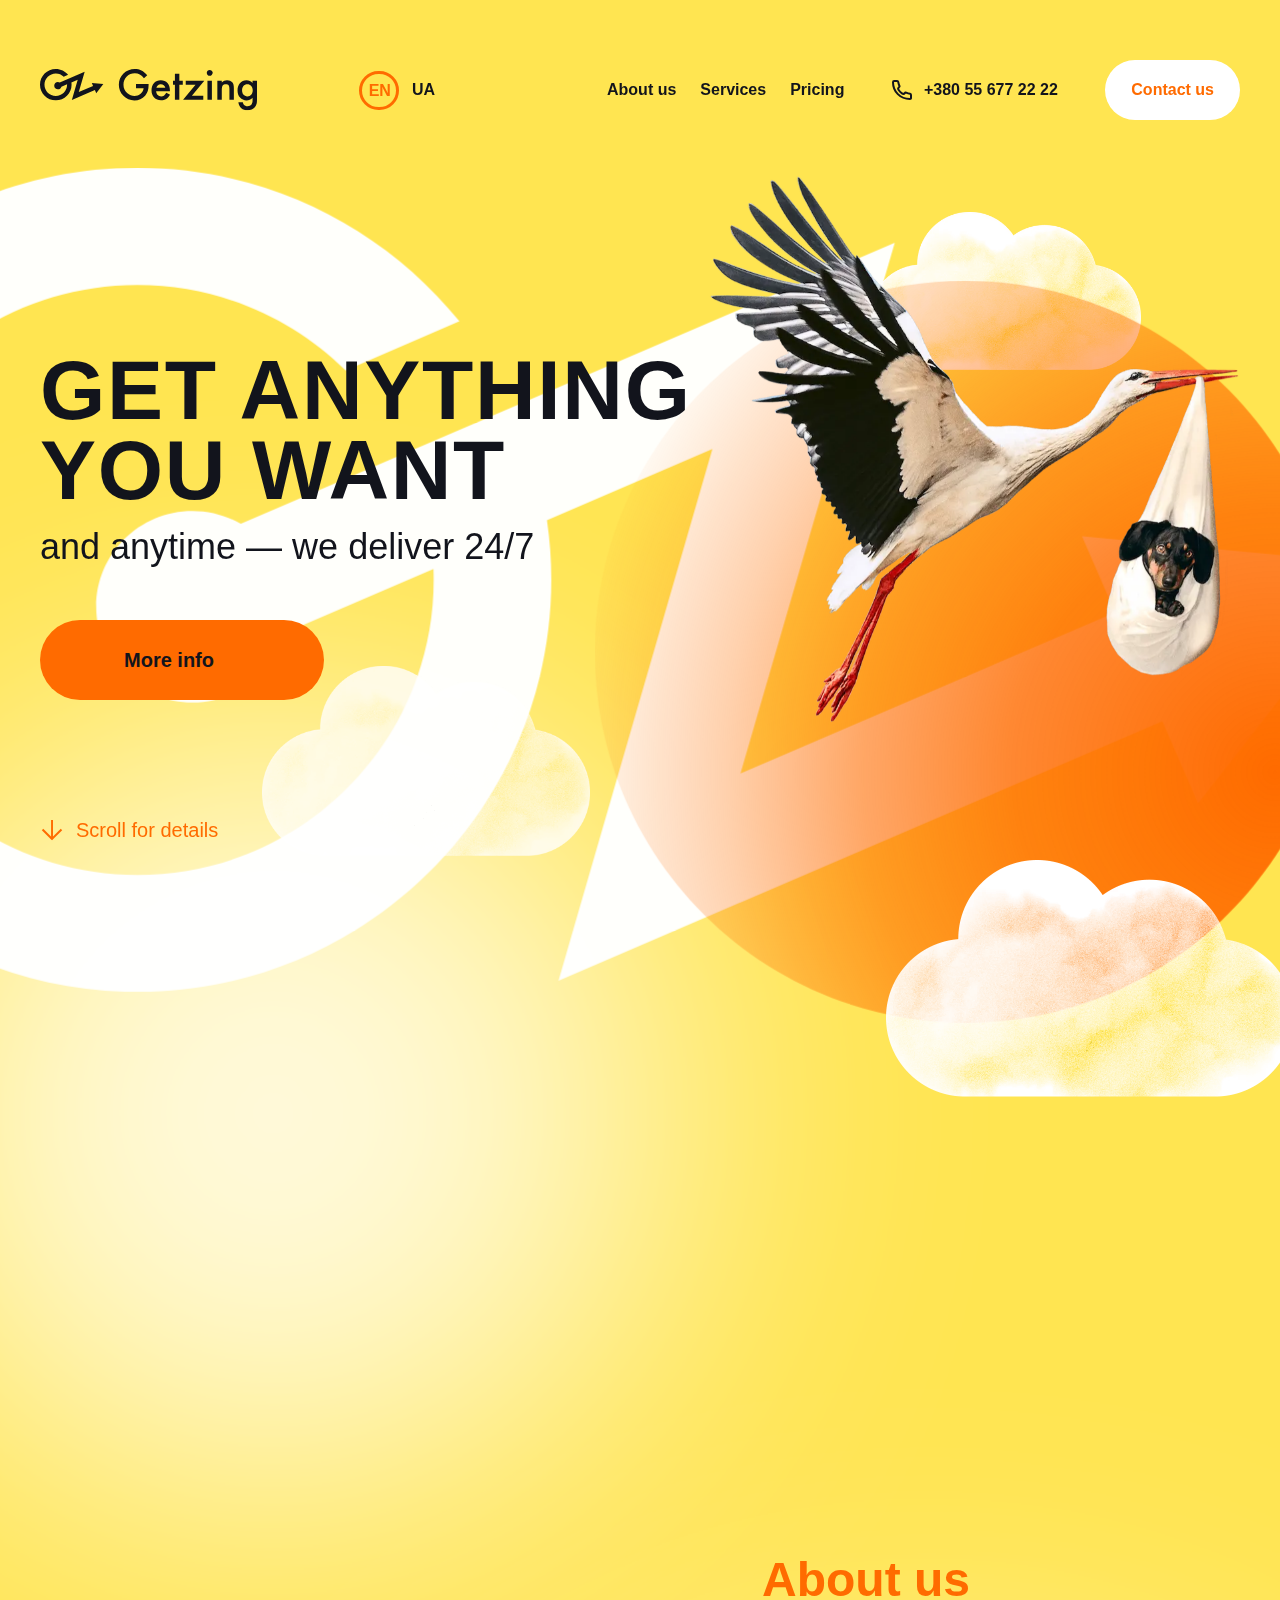
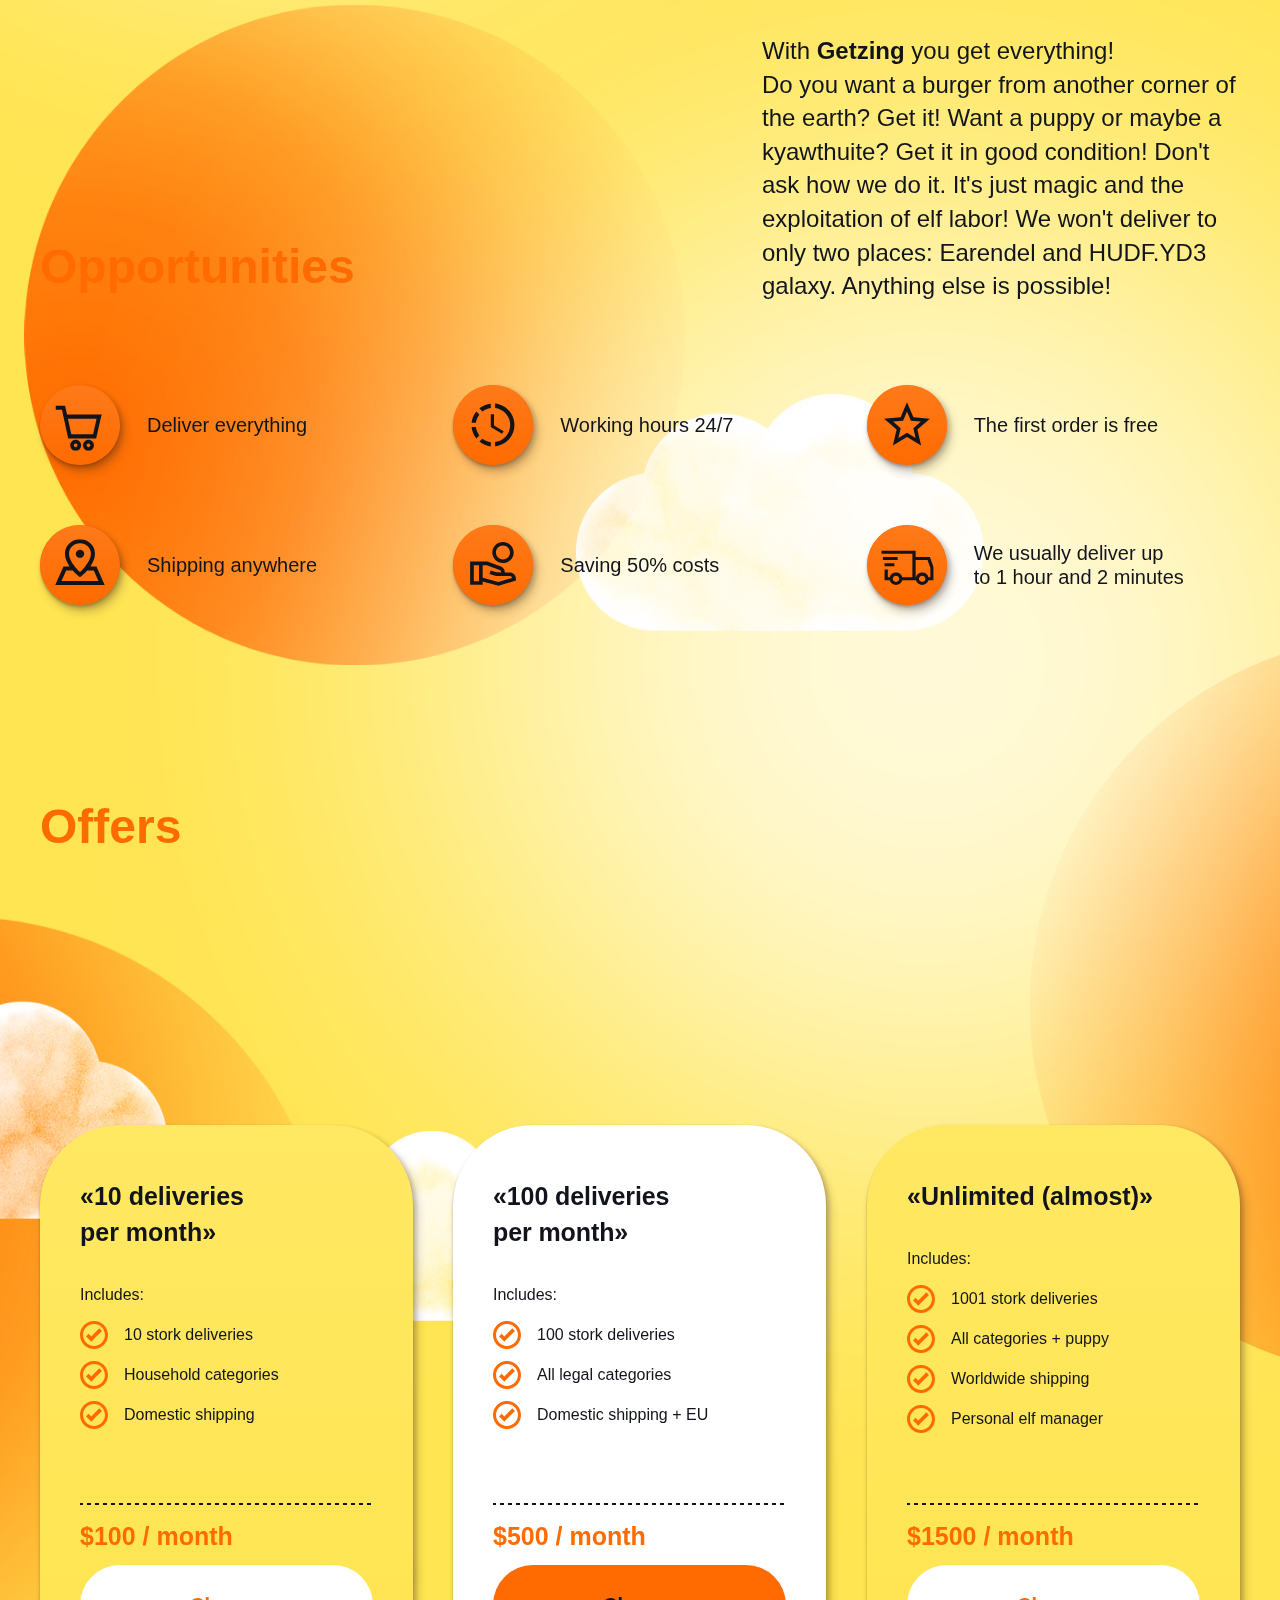
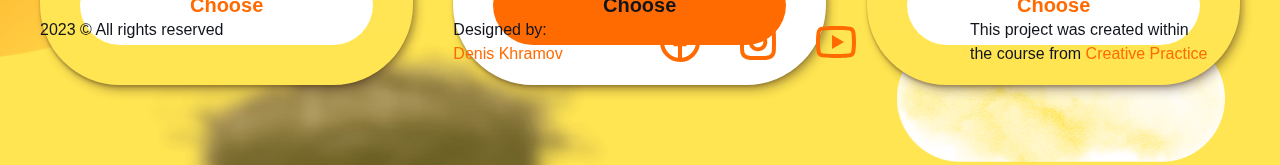
<file: index.html>
<!DOCTYPE html>
<!-- This site was created in Webflow. https://www.webflow.com --><!-- Last Published: Sat Jan 27 2024 18:28:46 GMT+0000 (Coordinated Universal Time) -->
<html data-wf-domain="www.getzing.pp.ua" data-wf-page="65abf46568ecdb628601ee32" data-wf-site="6578f435612fa747eca2152e"
  lang="en">

<head>

  <meta charset="utf-8" />
  <title>Getzing — Home Page</title>
  
  <meta content="With Getzing you get everything! We won&#x27;t deliver to only two places: Earendel and HUDF.YD3 galaxy. Anything else is possible!" name="description"/>
  <meta content="Getzing — Home Page" property="og:title"/>
  <meta content="With Getzing you get everything! We won&#x27;t deliver to only two places: Earendel and HUDF.YD3 galaxy. Anything else is possible!" property="og:description"/>
  <meta content="https://denkhr.github.io/getzing/assets/og-image.png" property="og:image"/>
  <meta content="Getzing — Home Page" property="twitter:title"/>
  <meta content="With Getzing you get everything! We won&#x27;t deliver to only two places: Earendel and HUDF.YD3 galaxy. Anything else is possible!" property="twitter:description"/>
  <meta content="https://denkhr.github.io/getzing/assets/og-image.png" property="twitter:image"/>
  <meta property="og:type" content="website"/>
  <meta content="summary_large_image" name="twitter:card"/>
  
  <meta content="width=device-width, initial-scale=1" name="viewport" />
  <meta content="Webflow" name="generator" />

  <link href="./css/webflow.css" rel="stylesheet" type="text/css" />
  <script type="text/javascript">
    !(function (o, c) {
      var n = c.documentElement,
        t = " w-mod-";
      (n.className += t + "js"),
        ("ontouchstart" in o ||
          (o.DocumentTouch && c instanceof DocumentTouch)) &&
        (n.className += t + "touch");
    })(window, document);
  </script>

  <link href="./assets/favicon.ico"
    rel="shortcut icon" type="image/x-icon" />
  <link href="./assets/webclip.png"
    rel="apple-touch-icon" />
  <meta name="robots" content="index, follow" />
  <meta name="author" content="Denis Khramov" />
 <link rel="stylesheet" href="./css/styles-home.css">

</head>

<body>

  <div class="page-wrapper">

    <nav class="nav-block-mobile">
      <div class="tel-block">
        <img
          src="./assets/icon-tel-white.svg"
          loading="lazy" alt="Phone icon" class="image-5" /><img
          src="./assets/icon-tel.svg"
          loading="lazy" alt="Phone icon" class="image-4" />
        <div class="nav-txt">+380 55 677 22 22</div>
      </div>
      <ul role="list" class="nav-list w-list-unstyled">
        <li class="nav-item">
          <a href="#about" class="nav-txt">About us</a>
        </li>
        <li class="nav-item">
          <a href="#opport" class="nav-txt">Services</a>
        </li>
        <li class="nav-item">
          <a href="#pricing" class="nav-txt">Pricing</a>
        </li>
      </ul>
      <div class="lang-switch mobile">
        <div class="lang-linkblock active">
          <a href="#" class="nav-txt lang active">EN</a>
        </div>
        <div class="lang-linkblock">
          <a href="./ukraine.html" class="nav-txt lang">UA</a>
        </div>
      </div>
      <a id="menu-btn-mobile" href="#" class="btn medium white w-button">Contact us</a>
    </nav>
  
    <header class="header-container">
  
      <div data-w-id="2a1ade9c-258a-0156-7f25-fdfeb69877f3" style="
            -webkit-transform: translate3d(null, -200px, 0) scale3d(1, 1, 1)
              rotateX(0) rotateY(0) rotateZ(0) skew(0, 0);
            -moz-transform: translate3d(null, -200px, 0) scale3d(1, 1, 1)
              rotateX(0) rotateY(0) rotateZ(0) skew(0, 0);
            -ms-transform: translate3d(null, -200px, 0) scale3d(1, 1, 1)
              rotateX(0) rotateY(0) rotateZ(0) skew(0, 0);
            transform: translate3d(null, -200px, 0) scale3d(1, 1, 1) rotateX(0)
              rotateY(0) rotateZ(0) skew(0, 0);
          " class="nav-wrapper">
  
        <div class="nav-title">
          <a href="https://getzing.pp.ua" class="link-block w-inline-block"><img
              src="./assets/logo-black.svg"
              loading="lazy" width="217" height="42" alt="Getzing logo" class="logo" /><img
              src="./assets/logo-white.svg"
              loading="lazy" width="217" height="42" alt="Getzing logo" class="logo white" /></a>
  
          <div class="lang-switch">
  
            <div class="lang-linkblock active">
              <a href="#" class="nav-txt lang active">EN</a>
            </div>
  
            <div class="lang-linkblock">
              <a href="./ukraine.html" class="nav-txt lang">UA</a>
            </div>
  
          </div>
        </div>
  
        <!-- Lottie icon -->
  
        <div data-w-id="ae8549c0-1483-d700-cd05-1d53b915c82c" data-is-ix2-target="1" class="burger-menu"
          data-animation-type="lottie"
          data-src="assets/BurgerMenu.json"
          data-loop="0" data-direction="1" data-autoplay="0" data-renderer="svg" data-default-duration="2"
          data-duration="0" data-ix2-initial-state="10"></div>
  
        <nav class="nav-block">
          <div class="tel-block">
            <img
              src="./assets/icon-tel-white.svg"
              loading="lazy" alt="Phone icon" class="image-5" /><img
              src="./assets/icon-tel.svg"
              loading="lazy" alt="Phone icon" class="image-4" />
            <div class="nav-txt">+380 55 677 22 22</div>
          </div>
          <ul role="list" class="nav-list w-list-unstyled">
            <li class="nav-item">
              <a href="#about" class="nav-txt">About us</a>
            </li>
            <li class="nav-item">
              <a href="#opport" class="nav-txt">Services</a>
            </li>
            <li class="nav-item">
              <a href="#pricing" class="nav-txt">Pricing</a>
            </li>
          </ul>
          <div class="lang-switch mobile">
            <div class="lang-linkblock"><a href="#" class="nav-txt">EN</a></div>
            <div class="lang-linkblock active">
              <a href="./ukraine.html" class="nav-txt lang active">UA</a>
            </div>
          </div>
          <a id="menu-btn" href="#" class="btn medium white w-button">Contact us</a>
        </nav>
  
      </div>
    </header>
  
    <section class="hero-container">
      <div class="hero-wrapper">
        <div class="hero-info">
  
          <img src="./assets/logo-bg.svg" 
          loading="lazy" height="" alt="" width="858" data-w-id="64a92d38-cdb9-2d35-5d7e-6857075418c2" class="logo-bg"/>
  
          <h1 data-w-id="64a92d38-cdb9-2d35-5d7e-6857075418b9" class="hero-slogan">Get anything you want</h1>
  
          <p data-w-id="64a92d38-cdb9-2d35-5d7e-6857075418bb" class="body-1 sub-slogan">and anytime — we deliver 24/7</p>
  
          <a href="#about" data-w-id="64a92d38-cdb9-2d35-5d7e-6857075418bd" class="btn-icon mb-120 w-button">
              More info<span class="icon-btn"></span>
          </a>
  
          <a href="#opport" data-w-id="88f60d2c-56ae-828e-aabe-8970da9f9058" class="scroll-link w-inline-block">
              <img src="./assets/arrow-down-orange.svg" 
              loading="lazy" width="24" height="22" alt="Arrow down"/>
  
              <div class="scroll-btn-text">Scroll for details</div>
          </a>
  
          <img class="cloud-1b" src="./assets/cloud-orig_grained-opt.webp" width="272" height="" alt="White decorative cloud" sizes="(max-width: 479px) 77vw, 272px" 
          data-w-id="4e72d3d1-ed95-01aa-6ec9-19bd40e9e3eb" loading="lazy" srcset="./assets/cloud-orig_grained-opt-p-500.webp 500w, ./assets/cloud-orig_grained-opt.webp 816w"/>
        </div>
  
        <div class="hero-img-group">
  
          <img src="./assets/kv-01-sharp_retouched.webp" 
          loading="lazy" width="550" data-w-id="64a92d38-cdb9-2d35-5d7e-6857075418c1" alt="A flying crane carries a puppy in a diaper" 
          srcset="./assets/kv-01-sharp_retouched-p-500.webp 500w, 
          ./assets/kv-01-sharp_retouched-p-800.webp 800w, 
          ./assets/kv-01-sharp_retouched-p-1080.webp 1080w, 
          ./assets/kv-01-sharp_retouched-p-1600.webp 1600w, 
          ./assets/kv-01-sharp_retouched.webp 1777w" 
          sizes="(max-width: 479px) 91vw, (max-width: 767px) 71vw, (max-width: 991px) 47vw, 41vw" class="kv-crane"/>
  
          <img src="./assets/ellipse-bg.svg" 
          loading="lazy" width="370.5" data-w-id="da526894-b448-6039-f7ae-6f6f6125c548" alt="" class="orange-ellipse-1"/>
  
          <img class="cloud-1" src="./assets/cloud-orig_grained-opt.webp" 
          width="272" height="" alt="White decorative cloud" sizes="(max-width: 479px) 77vw, 272px" data-w-id="64ee083e-3d82-9ab9-62f6-1642465c751e" 
          loading="lazy" srcset="./assets/cloud-orig_grained-opt-p-500.webp 500w, 
          ./assets/cloud-orig_grained-opt.webp 816w"/>
  
          <img class="cloud-2b" src="./assets/cloud-orig_grained-opt.webp" 
          width="328" height="" alt="White decorative cloud" sizes="(max-width: 479px) 77vw, (max-width: 767px) 328px, (max-width: 991px) 39vw, 328px" 
          data-w-id="1ba8aa7a-4690-24ce-95df-a03f7b4dfbfb" loading="lazy" 
          srcset="./assets/cloud-orig_grained-opt-p-500.webp 500w, 
          ./assets/cloud-orig_grained-opt.webp 816w"/>
  
          <img class="cloud-2" src="./assets/cloud-orig_grained-opt.webp" 
          width="328" height="" alt="White decorative cloud" sizes="(max-width: 479px) 77vw, (max-width: 767px) 328px, (max-width: 991px) 39vw, 328px" 
          data-w-id="af606a03-bbb2-4d8e-99f8-7d039d520b77" loading="lazy" 
          srcset="./assets/cloud-orig_grained-opt-p-500.webp 500w, 
          ./assets/cloud-orig_grained-opt.webp 816w"/>
  
          <img class="cloud-3" src="./assets/cloud-orig_grained-opt.webp" 
          width="408" height="" alt="White decorative cloud" sizes="(max-width: 479px) 77vw, (max-width: 767px) 68vw, (max-width: 991px) 40vw, 41vw" 
          data-w-id="f14b8d17-4648-6c90-91eb-8f9d00b3eae2" loading="lazy" 
          srcset="./assets/cloud-orig_grained-opt-p-500.webp 500w, 
          ./assets/cloud-orig_grained-opt.webp 816w"/>
  
        </div>
  
      </div>
    </section>
  
    <section id="about" class="container">
      <div data-w-id="aa6e54d8-b8e5-1ae9-fd34-9604227b88ea" class="about-wrapper">
        <div class="img-group">
          <img
            src="./assets/ellipse-bg-blurred.svg"
            loading="lazy" height="" alt="" width="880" class="bg-white-blur" />
          
          <img
            src="./assets/ellipse-bg.svg"
            loading="lazy" alt="" class="orange-ellipse-2" />
            
          <img class="kv-car"
            src="./assets/kv-02-orig_sharp_retouch6-half-min.webp"
            width="1813.5" height="" alt="A yellow postal car with black Getzing logo" sizes="100vw"
            data-w-id="f4cbfc54-c411-ea0e-4e31-d978b5c22e39" loading="lazy" srcset="
                assets/kv-02-orig_sharp_retouch6-half-min-p-500.webp   500w,
                assets/kv-02-orig_sharp_retouch6-half-min-p-800.webp   800w,
                assets/kv-02-orig_sharp_retouch6-half-min-p-1080.webp 1080w,
                assets/kv-02-orig_sharp_retouch6-half-min-p-1600.webp 1600w,
                assets/kv-02-orig_sharp_retouch6-half-min.webp        1814w
              " />
        </div>
  
        <div data-w-id="96f3aac6-1656-b577-72dc-b24b76343d7c" class="info-block">
          <h2 class="color-orange mb-24">About us</h2>
          <p class="body-2">
            With <span class="strong-txt">Getzing</span> you get everything!
            Do you want a burger from another corner of the earth? Get it! Want
            a puppy or maybe a kyawthuite? Get it in good condition! Don&#x27;t
            ask how we do it. It&#x27;s just magic and the exploitation of elf
            labor! We won&#x27;t deliver to only two places: Earendel and
            HUDF.YD3 galaxy. Anything else is possible!
          </p>
        </div>
  
        <img
          src="./assets/cloud-orig_grained-opt.webp"
          loading="lazy" height="" alt="White decorative cloud" width="408" srcset="
          assets/cloud-orig_grained-opt-p-500.webp 500w,
          assets/cloud-orig_grained-opt.webp       816w" sizes="(max-width: 479px) 227px, (max-width: 767px) 326.4000244140625px, 408px" class="cloud-4" />
  
      </div>
    </section>
  
    <section id="opport" class="container mb-192">
      <div data-w-id="15934d6b-9889-aa27-574e-3d6ce659832c" class="opport-wrapper">
        <h2 class="color-orange mb-88">Opportunities</h2>
        <div class="grid-12">
          <div id="w-node-_600d25f2-aa8c-4f74-f4b4-bbc38d7b3308-8601ee32" class="elem-opportunity">
            <img
              src="./assets/icon-opportunity-01.svg"
              loading="lazy" alt="Shopping cart icon" class="icon-80 shadow-desktop bg-orange shadow-64" />
            <div class="bullet-text">Deliver everything</div>
          </div>
          <div id="w-node-a8fc6e5b-07fb-fbbd-8cbf-bf40b62a83b6-8601ee32" class="elem-opportunity">
            <img
              src="./assets/icon-opportunity-02.svg"
              loading="lazy" alt="Timetracker icon" class="icon-80 shadow-desktop bg-orange shadow-64" />
            <div class="bullet-text">Working hours 24/7</div>
          </div>
          <div id="w-node-c8af6f83-3242-7ac1-a702-8e7543fbef5a-8601ee32" class="elem-opportunity">
            <img
              src="./assets/icon-opportunity-03.svg"
              loading="lazy" alt="Star icon" class="icon-80 shadow-desktop bg-orange shadow-64" />
            <div class="bullet-text">The first order is free</div>
          </div>
          <div id="w-node-bbce8813-8505-a4ba-c3ab-12d226ff3092-8601ee32" class="elem-opportunity">
            <img
              src="./assets/icon-opportunity-04.svg"
              loading="lazy" alt="Geolocation icon" class="icon-80 shadow-desktop bg-orange shadow-64" />
            <div class="bullet-text">Shipping anywhere</div>
          </div>
          <div id="w-node-ed746504-99ff-cce5-a669-b3b43878be69-8601ee32" class="elem-opportunity">
            <img
              src="./assets/icon-opportunity-05.svg"
              loading="lazy" alt="Hand and coin icon" class="icon-80 shadow-desktop bg-orange shadow-64" />
            <div class="bullet-text">Saving 50% costs</div>
          </div>
          <div id="w-node-e79f3f3f-b7ea-33eb-580e-5c99b16e2980-8601ee32" class="elem-opportunity">
            <img
              src="./assets/icon-opportunity-06.svg"
              loading="lazy" alt="Truck delivery icon" class="icon-80 shadow-desktop bg-orange shadow-64" />
            <div class="bullet-text">
              We usually deliver up to 1 hour and 2 minutes
            </div>
          </div>
        </div>
  
        <img
          src="./assets/ellipse-bg-blurred.svg"
          loading="lazy" height="" alt="" width="880" class="bg-white-blur-2 mobile" />
        
        <img
          src="./assets/ellipse-bg-blurred.svg"
          loading="lazy" height="" alt="" width="880" class="bg-white-blur-2" />
          
        <img
          src="./assets/cloud-orig_grained-opt.webp"
          loading="lazy" height="" alt="White decorative cloud" width="408" srcset="
          assets/cloud-orig_grained-opt-p-500.webp 500w,
          assets/cloud-orig_grained-opt.webp       816w" sizes="(max-width: 479px) 100vw, 408px" class="cloud-5" />
            
        <img
          src="./assets/cloud-orig_grained-opt.webp"
          loading="lazy" height="" alt="White decorative cloud" width="328" srcset="
          assets/cloud-orig_grained-opt-p-500.webp 500w,
          assets/cloud-orig_grained-opt.webp       816w" sizes="(max-width: 479px) 100vw, 328px" class="cloud-6b" />
  
      </div>
    </section>
  
    <section id="pricing" class="container">
      <div data-w-id="a3bfec57-371e-bfcb-e03f-221967aa1e7c" class="offer-wrapper">
        <h2 class="color-orange mb-68">Offers</h2>
        <div class="grid-12">
          <div id="w-node-_67d0dafc-4e51-3175-255f-55e493d284c9-8601ee32" class="offer-card-01 shadow-desktop">
            <div>
              <h3 class="mb-33">«10 deliveries per month»</h3>
              <div class="body-3 medium mb-14">Includes:</div>
              <div class="card-bullet mb-12">
                <img
                  src="./assets/icon-checked.svg"
                  loading="lazy" alt="" />
                <div class="body-3">10 stork deliveries</div>
              </div>
              <div class="card-bullet mb-12">
                <img
                  src="./assets/icon-checked.svg"
                  loading="lazy" alt="" />
                <div class="body-3">Household categories</div>
              </div>
              <div class="card-bullet mb-12">
                <img
                  src="./assets/icon-checked.svg"
                  loading="lazy" alt="" />
                <div class="body-3">Domestic shipping</div>
              </div>
            </div>
  
            <div class="div-block-7">
              <img
                src="./assets/divider-long.svg"
                loading="lazy" alt="" class="divider" />
              <div class="card-price mb-11">$100 / month</div>
              <a id="offer-btn-1" data-value="«10 deliveries per month»" href="#"
                class="btn white plan-cta w-button">Choose</a>
            </div>
          </div>
          <div id="w-node-c7f73ed8-33ab-bc5f-a9b3-818bc801cac7-8601ee32" class="offer-card-02 prime shadow-desktop">
            <div>
              <h3 class="mb-33 cond">«100 deliveries per month»</h3>
              <div class="body-3 medium mb-14">Includes:</div>
              <div class="card-bullet mb-12">
                <img
                  src="./assets/icon-checked.svg"
                  loading="lazy" alt="" />
                <div class="body-3">100 stork deliveries</div>
              </div>
              <div class="card-bullet mb-12">
                <img
                  src="./assets/icon-checked.svg"
                  loading="lazy" alt="" />
                <div class="body-3">All legal categories</div>
              </div>
              <div class="card-bullet mb-12">
                <img
                  src="./assets/icon-checked.svg"
                  loading="lazy" alt="" />
                <div class="body-3">Domestic shipping + EU</div>
              </div>
            </div>
  
            <div>
              <img
                src="./assets/divider-long.svg"
                loading="lazy" alt="" class="divider" />
              <div class="card-price mb-11">$500 / month</div>
              <a id="offer-btn-2" data-value="«100 deliveries per month»" href="#"
                class="btn plan-cta w-button">Choose</a>
            </div>
          </div>
          <div id="w-node-_7a8f7160-02ad-356c-e62f-77bd08191ad0-8601ee32" class="offer-card-03 shadow-desktop">
            <div>
              <h3 class="mb-33">«Unlimited (almost)»</h3>
              <div class="body-3 medium mb-14">Includes:</div>
              <div class="card-bullet mb-12">
                <img
                  src="./assets/icon-checked.svg"
                  loading="lazy" alt="" />
                <div class="body-3">1001 stork deliveries</div>
              </div>
              <div class="card-bullet mb-12">
                <img
                  src="./assets/icon-checked.svg"
                  loading="lazy" alt="" />
                <div class="body-3">All categories + puppy</div>
              </div>
              <div class="card-bullet mb-12">
                <img
                  src="./assets/icon-checked.svg"
                  loading="lazy" alt="" />
                <div class="body-3">Worldwide shipping</div>
              </div>
              <div class="card-bullet mb-12">
                <img
                  src="./assets/icon-checked.svg"
                  loading="lazy" alt="" />
                <div class="body-3">Personal elf manager</div>
              </div>
            </div>
            <div class="div-block-8">
              <img
                src="./assets/divider-long.svg"
                loading="lazy" alt="" class="divider" />
              <div class="card-price mb-11">$1500 / month</div>
              <a id="offer-btn-3" data-value="«Unlimited (almost)»" href="#"
                class="btn white plan-cta w-button">Choose</a>
            </div>
          </div>
        </div>
  
        <img
          src="./assets/ellipse-bg.svg"
          loading="lazy" width="370.5" alt="" class="orange-ellipse-4" />
          
        <img
          src="./assets/ellipse-bg.svg"
          loading="lazy" width="370.5" alt="" class="orange-ellipse-3" />
          
        <img
          src="./assets/cloud-orig_grained-opt.webp"
          loading="lazy" height="" alt="White decorative cloud" width="328" srcset="
              assets/cloud-orig_grained-opt-p-500.webp 500w,
              assets/cloud-orig_grained-opt.webp       816w
            " sizes="(max-width: 479px) 77vw, 328px" class="cloud-6a" />
            
        <img
          src="./assets/cloud-orig_grained-opt.webp"
          loading="lazy" height="" alt="White decorative cloud" width="328" srcset="
              assets/cloud-orig_grained-opt-p-500.webp 500w,
              assets/cloud-orig_grained-opt.webp       816w
            " sizes="(max-width: 479px) 77vw, 328px" class="cloud-7" />
            
        <img
          src="./assets/cloud-orig_grained-opt.webp"
          loading="lazy" height="" alt="White decorative cloud" width="408" srcset="
              assets/cloud-orig_grained-opt-p-500.webp 500w,
              assets/cloud-orig_grained-opt.webp       816w
            " sizes="(max-width: 479px) 85vw, 408px" class="cloud-8" />
            
        <img
          src="./assets/cloud-orig_grained-opt.webp"
          loading="lazy" height="" alt="White decorative cloud" width="328" srcset="
              assets/cloud-orig_grained-opt-p-500.webp 500w,
              assets/cloud-orig_grained-opt.webp       816w
            " sizes="(max-width: 479px) 77vw, 328px" class="cloud-9" />
      </div>
    </section>
  
    <section class="footer-container mb-99">
      <div class="footer-wrapper">
        <div class="grid-12">
  
          <div id="w-node-_75099423-2be8-94a3-5e65-702682dc21c3-8601ee32" class="body-3 medium">
            2023 © All rights reserved
          </div>
  
          <div id="w-node-ecfe58d7-5c27-df5f-e22f-dcebed90c4c0-8601ee32" class="body-3 medium mb-18">
            Designed by: <span class="highlighted">Denis Khramov</span>
          </div>
  
          <div id="w-node-_5e6ee6c1-ca29-2931-16ea-0f7c0bd68d09-8601ee32" class="social-icons">
            <a href="https://www.facebook.com/khramovdenis/" class="w-inline-block"><img
                src="./assets/facebook.svg"
                loading="lazy" alt="Facebook icon" /></a><a href="https://www.instagram.com/dennie.darko/"
              class="w-inline-block"><img
                src="./assets/instagram.svg"
                loading="lazy" alt="Instagram icon" /></a><a href="https://www.youtube.com/@denniedarko"
              class="w-inline-block"><img
                src="./assets/youtube.svg"
                loading="lazy" alt="Youtube icon" /></a>
          </div>
  
          <div id="w-node-fd20d187-fc19-9976-aba9-75774c95f97a-8601ee32" class="body-3 medium">
            This project was created within the course from
            <span class="highlighted">Creative Practice</span>
          </div>
  
        </div>
  
        <img
          src="./assets/nest-blured-opt.png"
          loading="lazy" height="" alt="Crane&#x27;s nest blurred" width="507" srcset="
              assets/nest-blured-opt-p-500.webp  500w,
              assets/nest-blured-opt-p-800.webp  800w,
              assets/nest-blured-opt.png        1014w
            " sizes="(max-width: 479px) 100vw, (max-width: 767px) 88vw, 507px" class="cranes-bg" />
      </div>
    </section>
  
    <section class="popup-container hidden">
      <div class="popup-window shadow-desktop">
        <div class="form-block w-form">
          
          <form id="wf-form-Form-En" name="wf-form-Form-En" data-name="Form-En" action="https://formspree.io/f/xvoezlrj" method="post" class="form" data-wf-page-id="65abf46568ecdb628601ee32" data-wf-element-id="81f2d754-9538-966e-46eb-b7266dc9be4b">
            <div class="form-step-1">
              <h2 id="step1-h2" class="form-heading">
                Get anything you want now!
              </h2>
              <h2 id="select-list-h2" class="form-heading-list hidden">
                Select your plan:
              </h2>
              <div class="select-wrapper">
                <button class="select-button shadow-desktop">
                  Choose your plan
                </button>
                <ul role="list" class="select-list hidden w-list-unstyled">
                  <li data-value="«10 deliveries per month»" class="select-option shadow-desktop">
                    «10 deliveries per month»
                  </li>
                  <li data-value="«100 deliveries per month»" class="select-option shadow-desktop">
                    «100 deliveries per month»
                  </li>
                  <li data-value="«Unlimited (almost)»" class="select-option shadow-desktop">
                    «Unlimited (almost)»
                  </li>
                </ul>
              </div>
  
              <label for="input-plan" id="plan-label" class="form-label hidden">Plan:</label>
              <input
                class="form-input hidden w-input" maxlength="256" name="Plan" data-name="Plan" placeholder="Plan"
                type="text" id="input-plan" required="" />
                
              <label for="input-name" id="label-name" class="form-label">Your name:</label>
              <input class="form-input w-input" maxlength="256" name="name" data-name="Name"
                placeholder="Jane Doe" type="text" id="input-name" required="" />
                
              <label for="input-phone" id="label-phone" class="form-label">Your phone number:</label>
              <input class="form-input w-input" maxlength="256"
                name="Phone" data-name="Phone" placeholder="+38 XXX XXX XX XX" type="text" id="input-phone"
                required="" />
                
              <label id="form-checkbox" class="w-checkbox form-checkbox">
                <div class="w-checkbox-input w-checkbox-input--inputType-custom checkbox"></div>
                <input type="checkbox" name="Terms-of-service" data-name="Terms of service" required=""
                  style="opacity: 0; position: absolute; z-index: -1" />
                  <span class="checkbox-label w-form-label" for="Terms-of-service">I agree with
                  <span class="form-label-highlight">the terms of service</span></span>
              </label>
              
              <a id="form-next-btn" if-element="button-next" href="#" class="btn mt-auto w-button">Next</a>
            </div>
  
            <div class="form-step-2 hidden">
              <h2 id="stem2-h2" class="form-heading">
                Check your information:
              </h2>
              <div class="form-output-group">
                <p class="form-label grey">Selected plan:</p>
                <p id="output-plan" class="form-label output">plan</p>
              </div>
              <div class="form-output-group">
                <p class="form-label grey">Your name:</p>
                <p id="output-name" class="form-label">name</p>
              </div>
              <div class="form-output-group">
                <p class="form-label grey">Your phone number:</p>
                <p id="output-phone" class="form-label">phone</p>
              </div>
              <p class="checkbox-label mb-35 mt-21">
                You have agreed to our
                <span class="form-label-highlight">terms of service</span>
              </p>
              <div class="btn-group">
                <a id="form-back-btn" href="#" class="btn-yellow mb-20 w-button">Back to registration</a><input
                  type="submit" data-wait="Please wait..." id="submit-btn" class="btn w-button" value="Confirm" />
              </div>
            </div>
          </form>
  
          <div id="form-success" class="success-message w-form-done">
            <img
              src="./assets/icon-success.svg"
              loading="lazy" alt="Happy smile icon" class="icon-120 bg-yellow shadow-desktop mb-32" />
            <h2 class="mb-19">Great!</h2>
            <div class="body-2 form">
              We will contact you soon regarding the provision of our services
              and further cooperation!
            </div>
            <a id="form-btn-done" href="#" class="btn _w-466 w-button">Done!</a>
          </div>
  
          <div id="form-error" class="form-error-message w-form-fail">
            <div class="text-block-2">
              Oops! Something went wrong while submitting the form.
            </div>
          </div>
        </div>
        <img
          src="./assets/popup-close-button.svg"
          loading="lazy" alt="Close icon" class="popup-close-btn" />
      </div>
      <div class="popup-background"></div>
    </section>

  </div>


  <script src="./js/jquery-3.5.1.min.js"
    type="text/javascript"></script>
  <script src="./js/webflow.js"
    type="text/javascript"></script>
  <script src="./js/lenis.min.js"></script>

  <script>
    // Lenis Scroll

    if (Webflow.env("editor") === undefined) {
      const lenis = new Lenis({
        lerp: 0.1,
        infinite: false,
        duratiom: 1.2,
        easing: (t) => Math.min(1, 1.001 - Math.pow(2, -10 * t)),
        orientation: "vertical",
        gestureOrientation: "vertical",
        smoothWheel: true,
        syncTouch: false,
        wheelMultiplier: 0.7,
        touchInertiaMultiplier: 35,
        touchMultiplier: 0.7,
      });

      lenis.on("scroll", (e) => {
        console.log(e);
      });

      function raf(time) {
        lenis.raf(time);
        requestAnimationFrame(raf);
      }

      requestAnimationFrame(raf);
    }
  </script>
  <!-- FOOTER CODE -->
  <script>
    $(document).ready(function () {
      // Variables (enter classes here)

      const burgerMenu = $(".burger-menu");
      const step1H2 = $("#step1-h2");
      const labelName = $("#label-name");
      const labelPhone = $("#label-phone");
      const formCheckbox = $("#form-checkbox");
      const formNextBtn = $("#form-next-btn");
      const selectListH2 = $("#select-list-h2");
      const popupWindow = $(".popup-window");
      const formStep1 = $(".form-step-1");
      const formStep2 = $(".form-step-2");

      const selectButton = $(".select-button");
      const selectList = $(".select-list");
      const selectOptions = $(".select-option");
      const ctaButtons = $(".plan-cta");
      const popupContainer = $(".popup-container");

      const inputPlan = $("#input-plan");
      const inputName = $("#input-name");
      const inputPhone = $("#input-phone");
      const outputPlan = $("#output-plan");
      const outputName = $("#output-name");
      const outputPhone = $("#output-phone");

      // Prevent page scroll for mobile menu
      burgerMenu.on("click", function () {
  	    $(".page-wrapper").toggleClass("no-scroll");
      });

      $(".nav-block-mobile a").on("click", function () {
        burgerMenu.click();
      });

      // Menu button action
      $("#menu-btn, #menu-btn-mobile").on("click", function () {
        popupContainer.css("display", "flex").hide().fadeIn(200);
      });

      $(".select-wrapper").each(function () {
        // Pre-selection interactions + adding value to hidden input
        ctaButtons.each(function () {
          $(this).on("click", function () {
            //$('body').addClass('no-scroll');
            selectButton.text($(this).data("value"));
            inputPlan.val($(this).data("value"));
            outputPlan.text(inputPlan.val());
            popupContainer.css("display", "flex").hide().fadeIn(200);
          });
        });

        // Opening-closing select options list
        selectButton.on("click", function (e) {
          e.preventDefault();
          step1H2.addClass("hidden");
          selectButton.addClass("hidden");
          labelName.addClass("hidden");
          inputName.addClass("hidden");
          labelPhone.addClass("hidden");
          inputPhone.addClass("hidden");
          formCheckbox.addClass("hidden");
          formNextBtn.addClass("hidden");
          selectListH2.removeClass("hidden");
          selectList.removeClass("hidden");
          popupWindow.animate({ height: "560px" }, 300);
        });

        // Option list selection interactions + adding value to hidden input
        selectOptions.each(function () {
          $(this).on("click", function (e) {
            e.stopPropagation();
            e.preventDefault();
            selectButton.text($(this).text());
            inputPlan.val($(this).data("value"));
            outputPlan.text(inputPlan.val());
            selectList.addClass("hidden");
            selectListH2.addClass("hidden");
            step1H2.removeClass("hidden");
            selectButton.removeClass("hidden");
            labelName.removeClass("hidden");
            inputName.removeClass("hidden");
            labelPhone.removeClass("hidden");
            inputPhone.removeClass("hidden");
            formCheckbox.removeClass("hidden");
            formNextBtn.removeClass("hidden");
            if (window.innerWidth > 480 && window.innerHeight > 700) {
              popupWindow.animate({ height: "722px" }, 200);
            } else if (window.innerWidth > 370 && window.innerHeight > 700) {
              popupWindow.animate({ height: "658px" }, 100);
            } else {
              popupWindow.animate({ height: "560px" }, 100);
            }
          });
        });

        // Transfering values from inputs Name and Phone to outputs
        inputName.on("change", function () {
          outputName.text(inputName.val());
        });

        inputPhone.on("change", function () {
          outputPhone.text(inputPhone.val());
        });

        // Back button interaction
        $("#form-back-btn").on("click", function () {
          formStep1.removeClass("hidden");
          formStep2.addClass("hidden");
        });

        // Prevent form submission on Step 1
        $("form").submit(function (e) {
          if (formStep2.hasClass("hidden")) {
            e.preventDefault(); // Prevents form submission
          }
        });

        // Submit button click
        $("#submit-btn").on("click", function () {
          popupWindow.css("height", "auto");
        });

        // Done button
        $("#form-btn-done").on("click", function () {
          $(".popup-close-btn").click();
        });

        // Next button interaction
        formNextBtn.on("click", function (e) {
          if (inputPlan.val() == "") {
            alert("Please, choose your plan");
          } else if (inputName.val() == "") {
            alert("Please, enter your name");
          } else if (inputPhone.val() == "") {
            alert("Please, enter your phone number");
          } else if (
            !$("#form-checkbox > div").hasClass("w--redirected-checked")
          ) {
            alert("Please, check our terms of service");
          } else {
            formStep1.addClass("hidden");
            formStep2.removeClass("hidden");
          }
        });

        // Pop-up closing buttong interaction
        $(".popup-close-btn, .popup-background").on("click", function () {
          // Closing pop-up
          popupContainer.fadeOut(200);
          $("body").removeClass("no-scroll");
          //Check if select list is opened and then close it
          if (!selectList.hasClass("hidden")) {
            selectList.addClass("hidden");
            selectListH2.addClass("hidden");
            step1H2.removeClass("hidden");
            selectButton.removeClass("hidden");
            labelName.removeClass("hidden");
            inputName.removeClass("hidden");
            labelPhone.removeClass("hidden");
            inputPhone.removeClass("hidden");
            formCheckbox.removeClass("hidden");
            formNextBtn.removeClass("hidden");
            if (window.innerWidth > 480) {
              popupWindow.animate({ height: "722px" }, 200);
            } else if (window.innerWidth > 370) {
              popupWindow.animate({ height: "658px" }, 100);
            } else {
              popupWindow.animate({ height: "560px" }, 100);
            }
          }
          // Clearing the inputs
          inputPlan.val("");
          selectButton.text("Choose your plan");
          inputName.val("");
          inputPhone.val("");
          $("#form-checkbox > div").removeClass("w--redirected-checked");
          // Clearing the outputs
          outputPlan.text("plan");
          outputName.text("name");
          outputPhone.text("phone");
          // Back to Step 1
          formStep1.removeClass("hidden");
          formStep2.addClass("hidden");
        });
      });
    });
  </script>

  <script>
    // Formspree redirect prevention
    document.addEventListener("DOMContentLoaded", function() {
      var form = document.getElementById("wf-form-Form-En");
      var formSuccess = document.getElementById("form-success");
      var formError = document.getElementById("form-error");

      form.addEventListener("submit", function(event) {
        event.preventDefault(); // Prevent the default form submission

        // You can add additional form validation here if needed

        // Send the form data to Formspree using AJAX
        var xhr = new XMLHttpRequest();
        xhr.open(form.method, form.action, true);
        xhr.setRequestHeader("Accept", "application/json");
        xhr.setRequestHeader("Content-Type", "application/x-www-form-urlencoded");

        xhr.onreadystatechange = function() {
          if (xhr.readyState === 4) {
            // Form submission successful
            if (xhr.status === 200) {
              // Form submission successful
              formSuccess.style.display = "block"; // Show success message
              form.style.display = "none"; // Hide the form
            } else {
              // Form submission failed
              formError.style.display = "block"; // Show error
            }
          }
        };

        // Serialize the form data
        var formData = new FormData(form);
        var data = new URLSearchParams(formData).toString();

        // Send the form data
        xhr.send(data);
      });
    });
  </script>

  <!-- Google tag (gtag.js) -->
  <script async src="https://www.googletagmanager.com/gtag/js?id=G-9P09ZHCQGF"></script>
  <script>
    window.dataLayer = window.dataLayer || [];
    function gtag(){dataLayer.push(arguments);}
    gtag('js', new Date());

    gtag('config', 'G-9P09ZHCQGF');
  </script>

  <!-- Hotjar Tracking Code for my site -->
  <script>
    (function(h,o,t,j,a,r){
        h.hj=h.hj||function(){(h.hj.q=h.hj.q||[]).push(arguments)};
        h._hjSettings={hjid:3383995,hjsv:6};
        a=o.getElementsByTagName('head')[0];
        r=o.createElement('script');r.async=1;
        r.src=t+h._hjSettings.hjid+j+h._hjSettings.hjsv;
        a.appendChild(r);
    })(window,document,'https://static.hotjar.com/c/hotjar-','.js?sv=');
  </script>

</body>

</html>
</file>
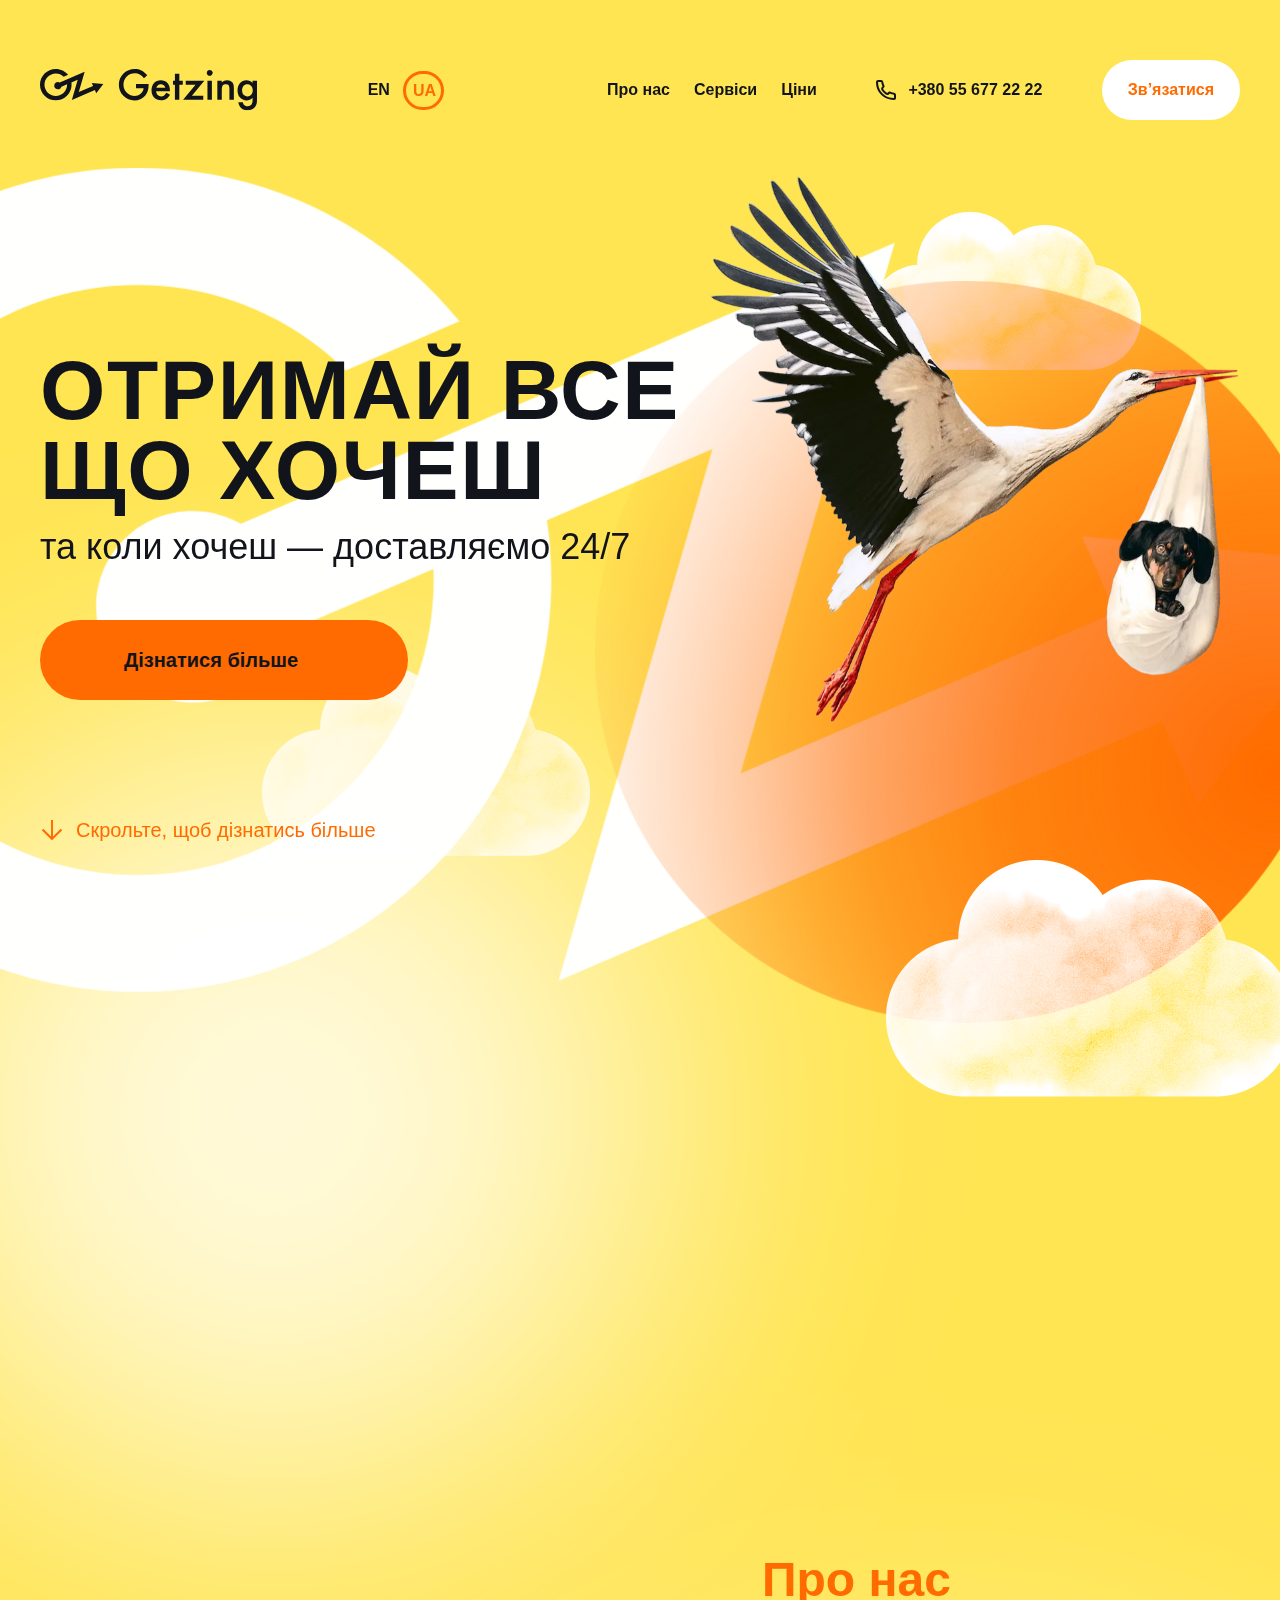
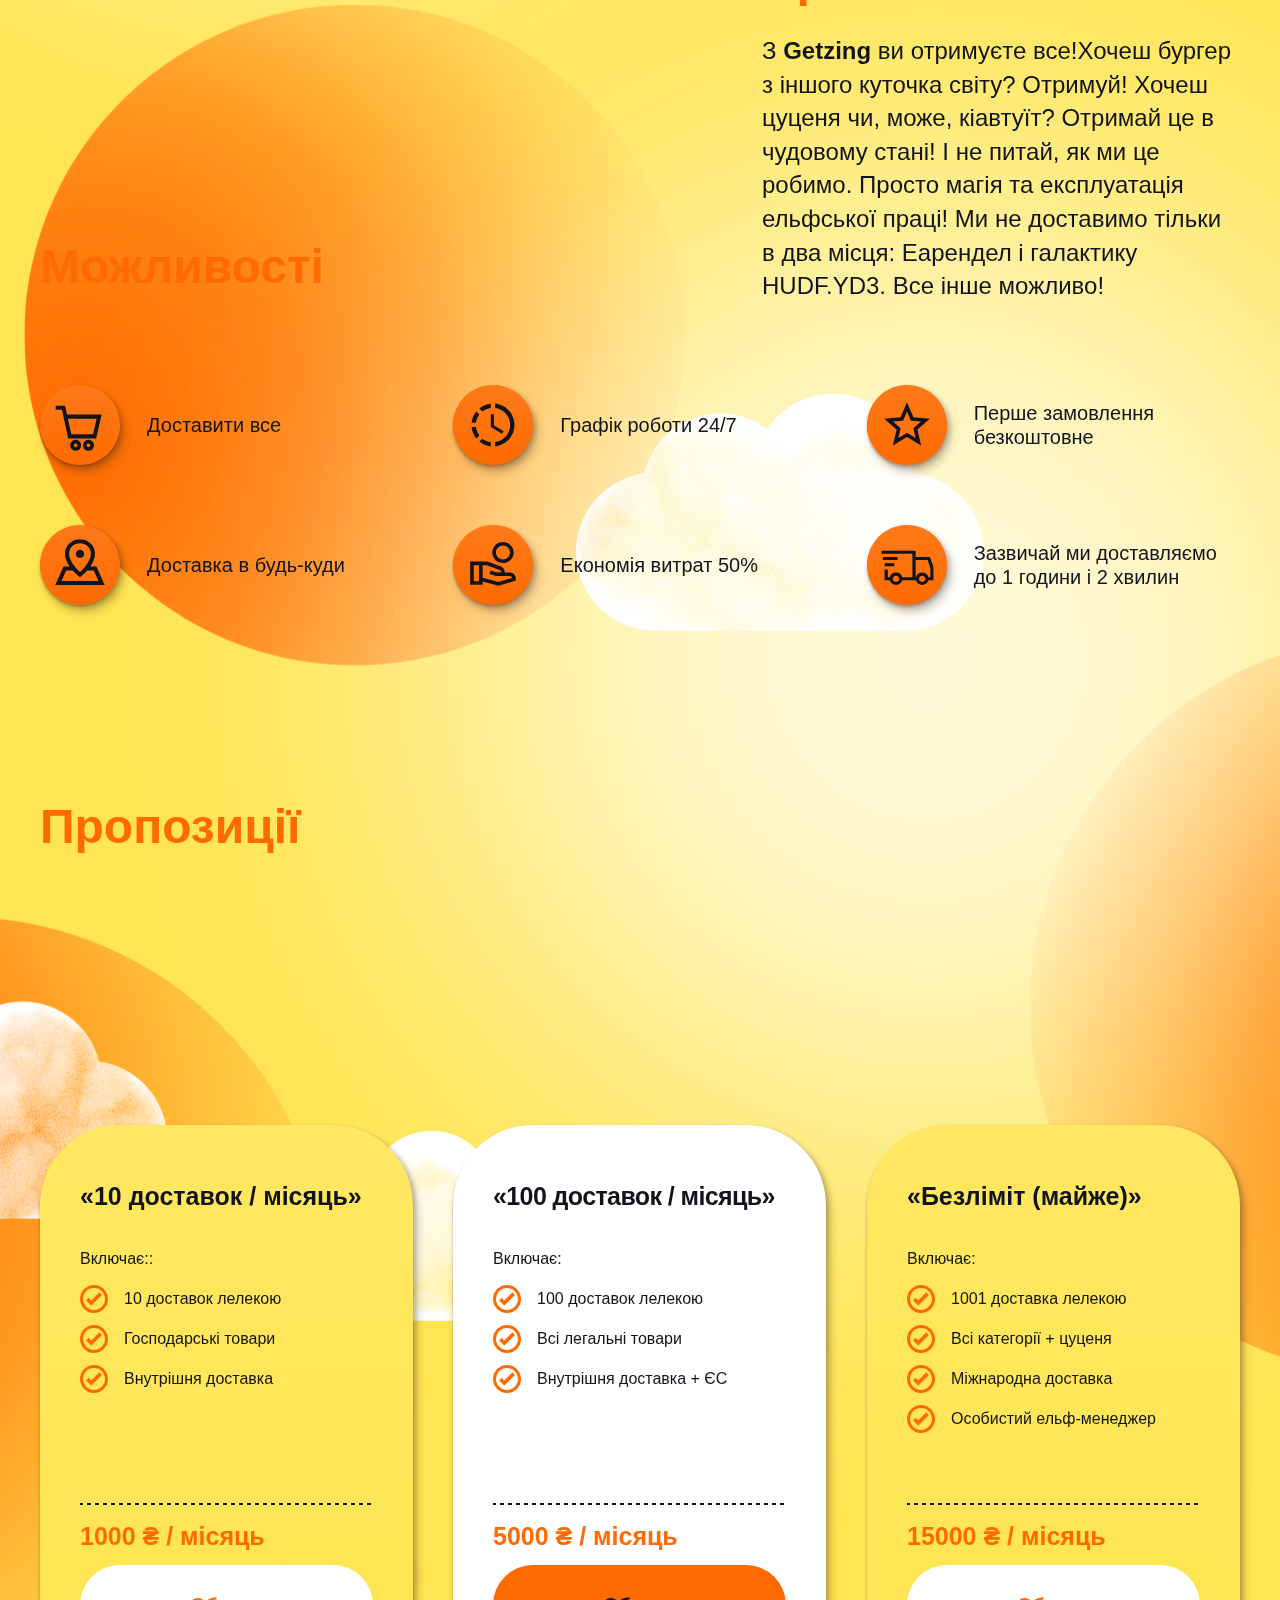
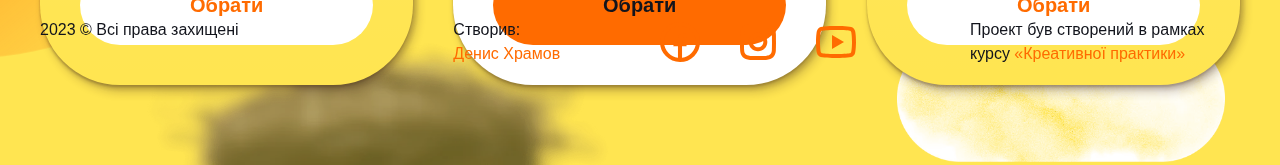
<file: ukraine.html>
<!DOCTYPE html>
<!-- This site was created in Webflow. https://www.webflow.com --><!-- Last Published: Sat Jan 27 2024 18:28:46 GMT+0000 (Coordinated Universal Time) -->
<html data-wf-domain="www.getzing.pp.ua" data-wf-page="65b24b95f1362d0152f3734e" data-wf-site="6578f435612fa747eca2152e"
  lang="en">

<head>
  
  <meta charset="utf-8" />
  <title>Getzing — Home page — Ukraine</title>
  
  <meta content="З Getzing ви отримуєте все! Ми не доставимо тільки в два місця: Еарендел і галактику HUDF.YD3. Все інше можливо!" name="description"/>
  <meta content="Getzing — Home page — Ukraine" property="og:title"/>
  <meta content="З Getzing ви отримуєте все! Ми не доставимо тільки в два місця: Еарендел і галактику HUDF.YD3. Все інше можливо!" property="og:description"/>
  <meta content="https://denkhr.github.io/getzing/assets/og-image-ua.png" property="og:image"/>
  <meta content="Getzing — Home page — Ukraine" property="twitter:title"/>
  <meta content="З Getzing ви отримуєте все! Ми не доставимо тільки в два місця: Еарендел і галактику HUDF.YD3. Все інше можливо!" property="twitter:description"/>
  <meta content="https://denkhr.github.io/getzing/assets/og-image-ua.png" property="twitter:image"/>
  <meta property="og:type" content="website"/>
  <meta content="summary_large_image" name="twitter:card"/>
  
  <meta content="width=device-width, initial-scale=1" name="viewport" />
  <meta content="Webflow" name="generator" />
  <link href="./css/webflow.css"
    rel="stylesheet" type="text/css" />
  <style>
    @media (min-width:992px) {
      html.w-mod-js:not(.w-mod-ix) [data-w-id="64a92d38-cdb9-2d35-5d7e-6857075418c1"] {
        -webkit-transform: translate3d(-2000px, 0, 0) scale3d(1, 1, 1) rotateX(0) rotateY(0) rotateZ(0) skew(0, 0);
        -moz-transform: translate3d(-2000px, 0, 0) scale3d(1, 1, 1) rotateX(0) rotateY(0) rotateZ(0) skew(0, 0);
        -ms-transform: translate3d(-2000px, 0, 0) scale3d(1, 1, 1) rotateX(0) rotateY(0) rotateZ(0) skew(0, 0);
        transform: translate3d(-2000px, 0, 0) scale3d(1, 1, 1) rotateX(0) rotateY(0) rotateZ(0) skew(0, 0);
      }

      html.w-mod-js:not(.w-mod-ix) [data-w-id="64a92d38-cdb9-2d35-5d7e-6857075418b9"] {
        -webkit-transform: translate3d(-1500px, 0, 0) scale3d(1, 1, 1) rotateX(0) rotateY(0) rotateZ(0) skew(0, 0);
        -moz-transform: translate3d(-1500px, 0, 0) scale3d(1, 1, 1) rotateX(0) rotateY(0) rotateZ(0) skew(0, 0);
        -ms-transform: translate3d(-1500px, 0, 0) scale3d(1, 1, 1) rotateX(0) rotateY(0) rotateZ(0) skew(0, 0);
        transform: translate3d(-1500px, 0, 0) scale3d(1, 1, 1) rotateX(0) rotateY(0) rotateZ(0) skew(0, 0);
      }

      html.w-mod-js:not(.w-mod-ix) [data-w-id="64a92d38-cdb9-2d35-5d7e-6857075418bb"] {
        -webkit-transform: translate3d(-1500px, 0, 0) scale3d(1, 1, 1) rotateX(0) rotateY(0) rotateZ(0) skew(0, 0);
        -moz-transform: translate3d(-1500px, 0, 0) scale3d(1, 1, 1) rotateX(0) rotateY(0) rotateZ(0) skew(0, 0);
        -ms-transform: translate3d(-1500px, 0, 0) scale3d(1, 1, 1) rotateX(0) rotateY(0) rotateZ(0) skew(0, 0);
        transform: translate3d(-1500px, 0, 0) scale3d(1, 1, 1) rotateX(0) rotateY(0) rotateZ(0) skew(0, 0);
      }

      html.w-mod-js:not(.w-mod-ix) [data-w-id="64a92d38-cdb9-2d35-5d7e-6857075418bd"] {
        -webkit-transform: translate3d(-1200px, 0, 0) scale3d(1, 1, 1) rotateX(0) rotateY(0) rotateZ(0) skew(0, 0);
        -moz-transform: translate3d(-1200px, 0, 0) scale3d(1, 1, 1) rotateX(0) rotateY(0) rotateZ(0) skew(0, 0);
        -ms-transform: translate3d(-1200px, 0, 0) scale3d(1, 1, 1) rotateX(0) rotateY(0) rotateZ(0) skew(0, 0);
        transform: translate3d(-1200px, 0, 0) scale3d(1, 1, 1) rotateX(0) rotateY(0) rotateZ(0) skew(0, 0);
      }

      html.w-mod-js:not(.w-mod-ix) [data-w-id="88f60d2c-56ae-828e-aabe-8970da9f9058"] {
        -webkit-transform: translate3d(0, 500px, 0) scale3d(1, 1, 1) rotateX(0) rotateY(0) rotateZ(0) skew(0, 0);
        -moz-transform: translate3d(0, 500px, 0) scale3d(1, 1, 1) rotateX(0) rotateY(0) rotateZ(0) skew(0, 0);
        -ms-transform: translate3d(0, 500px, 0) scale3d(1, 1, 1) rotateX(0) rotateY(0) rotateZ(0) skew(0, 0);
        transform: translate3d(0, 500px, 0) scale3d(1, 1, 1) rotateX(0) rotateY(0) rotateZ(0) skew(0, 0);
      }

      html.w-mod-js:not(.w-mod-ix) [data-w-id="2a1ade9c-258a-0156-7f25-fdfeb69877f3"] {
        -webkit-transform: translate3d(null, -200px, 0) scale3d(1, 1, 1) rotateX(0) rotateY(0) rotateZ(0) skew(0, 0);
        -moz-transform: translate3d(null, -200px, 0) scale3d(1, 1, 1) rotateX(0) rotateY(0) rotateZ(0) skew(0, 0);
        -ms-transform: translate3d(null, -200px, 0) scale3d(1, 1, 1) rotateX(0) rotateY(0) rotateZ(0) skew(0, 0);
        transform: translate3d(null, -200px, 0) scale3d(1, 1, 1) rotateX(0) rotateY(0) rotateZ(0) skew(0, 0);
      }

      html.w-mod-js:not(.w-mod-ix) [data-w-id="64a92d38-cdb9-2d35-5d7e-6857075418c2"] {
        opacity: 0;
      }

      html.w-mod-js:not(.w-mod-ix) [data-w-id="4e72d3d1-ed95-01aa-6ec9-19bd40e9e3eb"] {
        -webkit-transform: translate3d(0, 2000px, 0) scale3d(1, 1, 1) rotateX(0) rotateY(0) rotateZ(0) skew(0, 0);
        -moz-transform: translate3d(0, 2000px, 0) scale3d(1, 1, 1) rotateX(0) rotateY(0) rotateZ(0) skew(0, 0);
        -ms-transform: translate3d(0, 2000px, 0) scale3d(1, 1, 1) rotateX(0) rotateY(0) rotateZ(0) skew(0, 0);
        transform: translate3d(0, 2000px, 0) scale3d(1, 1, 1) rotateX(0) rotateY(0) rotateZ(0) skew(0, 0);
      }

      html.w-mod-js:not(.w-mod-ix) [data-w-id="da526894-b448-6039-f7ae-6f6f6125c548"] {
        -webkit-transform: translate3d(null, 1000px, 0) scale3d(1.6, 1.6, 1) rotateX(0) rotateY(0) rotateZ(0) skew(0, 0);
        -moz-transform: translate3d(null, 1000px, 0) scale3d(1.6, 1.6, 1) rotateX(0) rotateY(0) rotateZ(0) skew(0, 0);
        -ms-transform: translate3d(null, 1000px, 0) scale3d(1.6, 1.6, 1) rotateX(0) rotateY(0) rotateZ(0) skew(0, 0);
        transform: translate3d(null, 1000px, 0) scale3d(1.6, 1.6, 1) rotateX(0) rotateY(0) rotateZ(0) skew(0, 0);
      }

      html.w-mod-js:not(.w-mod-ix) [data-w-id="64ee083e-3d82-9ab9-62f6-1642465c751e"] {
        -webkit-transform: translate3d(0, 1000px, 0) scale3d(1, 1, 1) rotateX(0) rotateY(0) rotateZ(0) skew(0, 0);
        -moz-transform: translate3d(0, 1000px, 0) scale3d(1, 1, 1) rotateX(0) rotateY(0) rotateZ(0) skew(0, 0);
        -ms-transform: translate3d(0, 1000px, 0) scale3d(1, 1, 1) rotateX(0) rotateY(0) rotateZ(0) skew(0, 0);
        transform: translate3d(0, 1000px, 0) scale3d(1, 1, 1) rotateX(0) rotateY(0) rotateZ(0) skew(0, 0);
      }

      html.w-mod-js:not(.w-mod-ix) [data-w-id="1ba8aa7a-4690-24ce-95df-a03f7b4dfbfb"] {
        -webkit-transform: translate3d(0, 1000px, 0) scale3d(1, 1, 1) rotateX(0) rotateY(0) rotateZ(0) skew(0, 0);
        -moz-transform: translate3d(0, 1000px, 0) scale3d(1, 1, 1) rotateX(0) rotateY(0) rotateZ(0) skew(0, 0);
        -ms-transform: translate3d(0, 1000px, 0) scale3d(1, 1, 1) rotateX(0) rotateY(0) rotateZ(0) skew(0, 0);
        transform: translate3d(0, 1000px, 0) scale3d(1, 1, 1) rotateX(0) rotateY(0) rotateZ(0) skew(0, 0);
      }

      html.w-mod-js:not(.w-mod-ix) [data-w-id="af606a03-bbb2-4d8e-99f8-7d039d520b77"] {
        -webkit-transform: translate3d(0, 600px, 0) scale3d(1, 1, 1) rotateX(0) rotateY(0) rotateZ(0) skew(0, 0);
        -moz-transform: translate3d(0, 600px, 0) scale3d(1, 1, 1) rotateX(0) rotateY(0) rotateZ(0) skew(0, 0);
        -ms-transform: translate3d(0, 600px, 0) scale3d(1, 1, 1) rotateX(0) rotateY(0) rotateZ(0) skew(0, 0);
        transform: translate3d(0, 600px, 0) scale3d(1, 1, 1) rotateX(0) rotateY(0) rotateZ(0) skew(0, 0);
      }

      html.w-mod-js:not(.w-mod-ix) [data-w-id="f14b8d17-4648-6c90-91eb-8f9d00b3eae2"] {
        -webkit-transform: translate3d(0, 600px, 0) scale3d(1, 1, 1) rotateX(0) rotateY(0) rotateZ(0) skew(0, 0);
        -moz-transform: translate3d(0, 600px, 0) scale3d(1, 1, 1) rotateX(0) rotateY(0) rotateZ(0) skew(0, 0);
        -ms-transform: translate3d(0, 600px, 0) scale3d(1, 1, 1) rotateX(0) rotateY(0) rotateZ(0) skew(0, 0);
        transform: translate3d(0, 600px, 0) scale3d(1, 1, 1) rotateX(0) rotateY(0) rotateZ(0) skew(0, 0);
      }
    }

    @media (max-width:991px) and (min-width:768px) {
      html.w-mod-js:not(.w-mod-ix) [data-w-id="64a92d38-cdb9-2d35-5d7e-6857075418c1"] {
        -webkit-transform: translate3d(-2000px, 0, 0) scale3d(1, 1, 1) rotateX(0) rotateY(0) rotateZ(0) skew(0, 0);
        -moz-transform: translate3d(-2000px, 0, 0) scale3d(1, 1, 1) rotateX(0) rotateY(0) rotateZ(0) skew(0, 0);
        -ms-transform: translate3d(-2000px, 0, 0) scale3d(1, 1, 1) rotateX(0) rotateY(0) rotateZ(0) skew(0, 0);
        transform: translate3d(-2000px, 0, 0) scale3d(1, 1, 1) rotateX(0) rotateY(0) rotateZ(0) skew(0, 0);
      }

      html.w-mod-js:not(.w-mod-ix) [data-w-id="64a92d38-cdb9-2d35-5d7e-6857075418b9"] {
        -webkit-transform: translate3d(-1500px, 0, 0) scale3d(1, 1, 1) rotateX(0) rotateY(0) rotateZ(0) skew(0, 0);
        -moz-transform: translate3d(-1500px, 0, 0) scale3d(1, 1, 1) rotateX(0) rotateY(0) rotateZ(0) skew(0, 0);
        -ms-transform: translate3d(-1500px, 0, 0) scale3d(1, 1, 1) rotateX(0) rotateY(0) rotateZ(0) skew(0, 0);
        transform: translate3d(-1500px, 0, 0) scale3d(1, 1, 1) rotateX(0) rotateY(0) rotateZ(0) skew(0, 0);
      }

      html.w-mod-js:not(.w-mod-ix) [data-w-id="64a92d38-cdb9-2d35-5d7e-6857075418bb"] {
        -webkit-transform: translate3d(-1500px, 0, 0) scale3d(1, 1, 1) rotateX(0) rotateY(0) rotateZ(0) skew(0, 0);
        -moz-transform: translate3d(-1500px, 0, 0) scale3d(1, 1, 1) rotateX(0) rotateY(0) rotateZ(0) skew(0, 0);
        -ms-transform: translate3d(-1500px, 0, 0) scale3d(1, 1, 1) rotateX(0) rotateY(0) rotateZ(0) skew(0, 0);
        transform: translate3d(-1500px, 0, 0) scale3d(1, 1, 1) rotateX(0) rotateY(0) rotateZ(0) skew(0, 0);
      }

      html.w-mod-js:not(.w-mod-ix) [data-w-id="64a92d38-cdb9-2d35-5d7e-6857075418bd"] {
        -webkit-transform: translate3d(-1200px, 0, 0) scale3d(1, 1, 1) rotateX(0) rotateY(0) rotateZ(0) skew(0, 0);
        -moz-transform: translate3d(-1200px, 0, 0) scale3d(1, 1, 1) rotateX(0) rotateY(0) rotateZ(0) skew(0, 0);
        -ms-transform: translate3d(-1200px, 0, 0) scale3d(1, 1, 1) rotateX(0) rotateY(0) rotateZ(0) skew(0, 0);
        transform: translate3d(-1200px, 0, 0) scale3d(1, 1, 1) rotateX(0) rotateY(0) rotateZ(0) skew(0, 0);
      }

      html.w-mod-js:not(.w-mod-ix) [data-w-id="88f60d2c-56ae-828e-aabe-8970da9f9058"] {
        -webkit-transform: translate3d(0, 500px, 0) scale3d(1, 1, 1) rotateX(0) rotateY(0) rotateZ(0) skew(0, 0);
        -moz-transform: translate3d(0, 500px, 0) scale3d(1, 1, 1) rotateX(0) rotateY(0) rotateZ(0) skew(0, 0);
        -ms-transform: translate3d(0, 500px, 0) scale3d(1, 1, 1) rotateX(0) rotateY(0) rotateZ(0) skew(0, 0);
        transform: translate3d(0, 500px, 0) scale3d(1, 1, 1) rotateX(0) rotateY(0) rotateZ(0) skew(0, 0);
      }

      html.w-mod-js:not(.w-mod-ix) [data-w-id="2a1ade9c-258a-0156-7f25-fdfeb69877f3"] {
        -webkit-transform: translate3d(null, -200px, 0) scale3d(1, 1, 1) rotateX(0) rotateY(0) rotateZ(0) skew(0, 0);
        -moz-transform: translate3d(null, -200px, 0) scale3d(1, 1, 1) rotateX(0) rotateY(0) rotateZ(0) skew(0, 0);
        -ms-transform: translate3d(null, -200px, 0) scale3d(1, 1, 1) rotateX(0) rotateY(0) rotateZ(0) skew(0, 0);
        transform: translate3d(null, -200px, 0) scale3d(1, 1, 1) rotateX(0) rotateY(0) rotateZ(0) skew(0, 0);
      }

      html.w-mod-js:not(.w-mod-ix) [data-w-id="64a92d38-cdb9-2d35-5d7e-6857075418c2"] {
        opacity: 0;
      }

      html.w-mod-js:not(.w-mod-ix) [data-w-id="4e72d3d1-ed95-01aa-6ec9-19bd40e9e3eb"] {
        -webkit-transform: translate3d(0, 2000px, 0) scale3d(1, 1, 1) rotateX(0) rotateY(0) rotateZ(0) skew(0, 0);
        -moz-transform: translate3d(0, 2000px, 0) scale3d(1, 1, 1) rotateX(0) rotateY(0) rotateZ(0) skew(0, 0);
        -ms-transform: translate3d(0, 2000px, 0) scale3d(1, 1, 1) rotateX(0) rotateY(0) rotateZ(0) skew(0, 0);
        transform: translate3d(0, 2000px, 0) scale3d(1, 1, 1) rotateX(0) rotateY(0) rotateZ(0) skew(0, 0);
      }

      html.w-mod-js:not(.w-mod-ix) [data-w-id="da526894-b448-6039-f7ae-6f6f6125c548"] {
        -webkit-transform: translate3d(null, 1000px, 0) scale3d(1.6, 1.6, 1) rotateX(0) rotateY(0) rotateZ(0) skew(0, 0);
        -moz-transform: translate3d(null, 1000px, 0) scale3d(1.6, 1.6, 1) rotateX(0) rotateY(0) rotateZ(0) skew(0, 0);
        -ms-transform: translate3d(null, 1000px, 0) scale3d(1.6, 1.6, 1) rotateX(0) rotateY(0) rotateZ(0) skew(0, 0);
        transform: translate3d(null, 1000px, 0) scale3d(1.6, 1.6, 1) rotateX(0) rotateY(0) rotateZ(0) skew(0, 0);
      }

      html.w-mod-js:not(.w-mod-ix) [data-w-id="64ee083e-3d82-9ab9-62f6-1642465c751e"] {
        -webkit-transform: translate3d(0, 1000px, 0) scale3d(1, 1, 1) rotateX(0) rotateY(0) rotateZ(0) skew(0, 0);
        -moz-transform: translate3d(0, 1000px, 0) scale3d(1, 1, 1) rotateX(0) rotateY(0) rotateZ(0) skew(0, 0);
        -ms-transform: translate3d(0, 1000px, 0) scale3d(1, 1, 1) rotateX(0) rotateY(0) rotateZ(0) skew(0, 0);
        transform: translate3d(0, 1000px, 0) scale3d(1, 1, 1) rotateX(0) rotateY(0) rotateZ(0) skew(0, 0);
      }

      html.w-mod-js:not(.w-mod-ix) [data-w-id="1ba8aa7a-4690-24ce-95df-a03f7b4dfbfb"] {
        -webkit-transform: translate3d(0, 1000px, 0) scale3d(1, 1, 1) rotateX(0) rotateY(0) rotateZ(0) skew(0, 0);
        -moz-transform: translate3d(0, 1000px, 0) scale3d(1, 1, 1) rotateX(0) rotateY(0) rotateZ(0) skew(0, 0);
        -ms-transform: translate3d(0, 1000px, 0) scale3d(1, 1, 1) rotateX(0) rotateY(0) rotateZ(0) skew(0, 0);
        transform: translate3d(0, 1000px, 0) scale3d(1, 1, 1) rotateX(0) rotateY(0) rotateZ(0) skew(0, 0);
      }

      html.w-mod-js:not(.w-mod-ix) [data-w-id="af606a03-bbb2-4d8e-99f8-7d039d520b77"] {
        -webkit-transform: translate3d(0, 600px, 0) scale3d(1, 1, 1) rotateX(0) rotateY(0) rotateZ(0) skew(0, 0);
        -moz-transform: translate3d(0, 600px, 0) scale3d(1, 1, 1) rotateX(0) rotateY(0) rotateZ(0) skew(0, 0);
        -ms-transform: translate3d(0, 600px, 0) scale3d(1, 1, 1) rotateX(0) rotateY(0) rotateZ(0) skew(0, 0);
        transform: translate3d(0, 600px, 0) scale3d(1, 1, 1) rotateX(0) rotateY(0) rotateZ(0) skew(0, 0);
      }

      html.w-mod-js:not(.w-mod-ix) [data-w-id="f14b8d17-4648-6c90-91eb-8f9d00b3eae2"] {
        -webkit-transform: translate3d(0, 600px, 0) scale3d(1, 1, 1) rotateX(0) rotateY(0) rotateZ(0) skew(0, 0);
        -moz-transform: translate3d(0, 600px, 0) scale3d(1, 1, 1) rotateX(0) rotateY(0) rotateZ(0) skew(0, 0);
        -ms-transform: translate3d(0, 600px, 0) scale3d(1, 1, 1) rotateX(0) rotateY(0) rotateZ(0) skew(0, 0);
        transform: translate3d(0, 600px, 0) scale3d(1, 1, 1) rotateX(0) rotateY(0) rotateZ(0) skew(0, 0);
      }
    }
  </style>
  <script
    type="text/javascript">!function (o, c) { var n = c.documentElement, t = " w-mod-"; n.className += t + "js", ("ontouchstart" in o || o.DocumentTouch && c instanceof DocumentTouch) && (n.className += t + "touch") }(window, document);</script>
  <link href="./assets/favicon.ico"
    rel="shortcut icon" type="image/x-icon" />
  <link href="./assets/webclip.png"
    rel="apple-touch-icon" />
  <meta name="robots" content="index, follow">
  <meta name="author" content="Denis Khramov">
  <link rel="stylesheet" href="./css/styles-ukraine.css">
</head>

<body>

  <div class="page-wrapper">

    <nav class="nav-block-mobile">
      <div class="tel-block"><img
          src="./assets/icon-tel-white.svg"
          loading="lazy" alt="Phone icon" class="image-5" /><img
          src="./assets/icon-tel.svg"
          loading="lazy" alt="Phone icon" class="image-4" />
        <div class="nav-txt">+380 55 677 22 22</div>
      </div>
      <ul role="list" class="nav-list w-list-unstyled">
        <li class="nav-item"><a href="#about" class="nav-txt ua">Про нас</a></li>
        <li class="nav-item"><a href="#opport" class="nav-txt ua">Сервіси</a></li>
        <li class="nav-item"><a href="#pricing" class="nav-txt ua">Ціни</a></li>
      </ul>
      <div class="lang-switch mobile">
        <div class="lang-linkblock"><a href="https://getzing.pp.ua/" class="nav-txt">EN</a></div>
        <div class="lang-linkblock active"><a href="#" aria-current="page"
            class="nav-txt lang active w--current">UA</a></div>
      </div><a id="menu-btn-mobile" href="#" class="btn medium white ua w-button">Зв’язатися</a>
    </nav>
  
    <header class="header-container">
  
      <div data-w-id="2a1ade9c-258a-0156-7f25-fdfeb69877f3" class="nav-wrapper">
        <div class="nav-title">
          <a href="https://getzing.pp.ua" class="link-block w-inline-block">
            <img
              src="./assets/logo-black.svg"
              loading="lazy" width="217" height="42" alt="Getzing logo" class="logo" />
            <img
              src="./assets/logo-white.svg"
              loading="lazy" width="217" height="42" alt="Getzing logo" class="logo white" />
          </a>
  
          <div class="lang-switch">
            <div class="lang-linkblock"><a href="https://getzing.pp.ua/" class="nav-txt lang">EN</a></div>
            <div class="lang-linkblock active"><a href="#" class="nav-txt lang active">UA</a></div>
          </div>
        </div>
        <div data-w-id="ae8549c0-1483-d700-cd05-1d53b915c82c" data-is-ix2-target="1" class="burger-menu"
          data-animation-type="lottie"
          data-src="./assets/BurgerMenu.json"
          data-loop="0" data-direction="1" data-autoplay="0" data-renderer="svg" data-default-duration="2"
          data-duration="0" data-ix2-initial-state="10"></div>
        <nav class="nav-block">
          <div class="tel-block"><img
              src="./assets/icon-tel-white.svg"
              loading="lazy" alt="Phone icon" class="image-5" /><img
              src="./assets/icon-tel.svg"
              loading="lazy" alt="Phone icon" class="image-4" />
            <div class="nav-txt">+380 55 677 22 22</div>
          </div>
          <ul role="list" class="nav-list w-list-unstyled">
            <li class="nav-item"><a href="#about" class="nav-txt ua"><strong>Про нас</strong></a></li>
            <li class="nav-item"><a href="#opport" class="nav-txt ua"><strong>Сервіси</strong></a></li>
            <li class="nav-item"><a href="#pricing" class="nav-txt ua"><strong>Ціни</strong></a></li>
          </ul>
          <div class="lang-switch mobile">
            <div class="lang-linkblock"><a href="https://getzing.pp.ua/" class="nav-txt">EN</a></div>
            <div class="lang-linkblock active"><a href="#" class="nav-txt lang active">UA</a></div>
          </div><a id="menu-btn" href="#" class="btn medium white ua w-button">Зв’язатися</a>
        </nav>
      </div>
    </header>
  
    <section class="hero-container">
      <div class="hero-wrapper">
        <div class="hero-info"><img
            src="./assets/logo-bg.svg"
            loading="lazy" height="" alt="" width="858" data-w-id="64a92d38-cdb9-2d35-5d7e-6857075418c2"
            class="logo-bg" />
          <h1 data-w-id="64a92d38-cdb9-2d35-5d7e-6857075418b9" class="hero-slogan ua">ОТРИМАЙ ВСЕ ЩО ХОЧЕШ</h1>
          <p data-w-id="64a92d38-cdb9-2d35-5d7e-6857075418bb" class="body-1 sub-slogan">та коли хочеш — доставляємо 24/7
          </p><a href="#about" data-w-id="64a92d38-cdb9-2d35-5d7e-6857075418bd"
            class="btn-icon mb-120 ua w-button">Дізнатися більше<span class="icon-btn"></span></a><a href="#opport"
            data-w-id="88f60d2c-56ae-828e-aabe-8970da9f9058" class="scroll-link w-inline-block"><img
              src="./assets/arrow-down-orange.svg"
              loading="lazy" width="24" height="22" alt="Arrow down" />
            <div><strong class="scroll-btn-text ua">Скрольте, щоб дізнатись більше</strong></div>
          </a><img class="cloud-1b"
            src="./assets/cloud-orig_grained-opt.webp"
            width="272" height="" alt="White decorative cloud" sizes="(max-width: 479px) 77vw, 272px"
            data-w-id="4e72d3d1-ed95-01aa-6ec9-19bd40e9e3eb" loading="lazy"
            srcset="./assets/cloud-orig_grained-opt-p-500.webp 500w, 
            ./assets/cloud-orig_grained-opt.webp 816w" />
        </div>
        <div class="hero-img-group">
          <img
            src="./assets/kv-01-sharp_retouched.webp"
            width="550" data-w-id="64a92d38-cdb9-2d35-5d7e-6857075418c1"
            alt="A flying crane carries a puppy in a diaper"
            srcset="./assets/kv-01-sharp_retouched-p-500.webp 500w, 
                    ./assets/kv-01-sharp_retouched-p-800.webp 800w, 
                    ./assets/kv-01-sharp_retouched-p-1080.webp 1080w, 
                    ./assets/kv-01-sharp_retouched-p-1600.webp 1600w, 
                    ./assets/kv-01-sharp_retouched.webp 1777w"
            sizes="(max-width: 479px) 91vw, (max-width: 767px) 71vw, (max-width: 991px) 47vw, 41vw"
            class="kv-crane" />
          <img
            src="./assets/ellipse-bg.svg"
            width="370.5" data-w-id="da526894-b448-6039-f7ae-6f6f6125c548" alt=""
            class="orange-ellipse-1" />
          <img class="cloud-1"
            src="./assets/cloud-orig_grained-opt.webp"
            width="272" height="" alt="White decorative cloud" sizes="(max-width: 479px) 77vw, 272px"
            data-w-id="64ee083e-3d82-9ab9-62f6-1642465c751e"
            srcset="./assets/cloud-orig_grained-opt-p-500.webp 500w, 
                    ./assets/cloud-orig_grained-opt.webp 816w" />
          <img
            class="cloud-2b"
            src="./assets/cloud-orig_grained-opt.webp"
            width="328" height="" alt="White decorative cloud"
            sizes="(max-width: 479px) 77vw, (max-width: 767px) 328px, (max-width: 991px) 39vw, 328px"
            data-w-id="1ba8aa7a-4690-24ce-95df-a03f7b4dfbfb"
            srcset="./assets/cloud-orig_grained-opt-p-500.webp 500w, 
                    ./assets/cloud-orig_grained-opt.webp 816w" />
          <img
            class="cloud-2"
            src="./assets/cloud-orig_grained-opt.webp"
            width="328" height="" alt="White decorative cloud"
            sizes="(max-width: 479px) 77vw, (max-width: 767px) 328px, (max-width: 991px) 39vw, 328px"
            data-w-id="af606a03-bbb2-4d8e-99f8-7d039d520b77"
            srcset="./assets/cloud-orig_grained-opt-p-500.webp 500w, 
                    ./assets/cloud-orig_grained-opt.webp 816w" />
          <img
            class="cloud-3"
            src="./assets/cloud-orig_grained-opt.webp"
            width="408" height="" alt="White decorative cloud"
            sizes="(max-width: 479px) 77vw, (max-width: 767px) 68vw, (max-width: 991px) 40vw, 41vw"
            data-w-id="f14b8d17-4648-6c90-91eb-8f9d00b3eae2"
            srcset="./assets/cloud-orig_grained-opt-p-500.webp 500w, 
                    ./assets/cloud-orig_grained-opt.webp 816w" />
        </div>
      </div>
    </section>
  
    <section id="about" class="container">
      <div data-w-id="aa6e54d8-b8e5-1ae9-fd34-9604227b88ea" class="about-wrapper">
  
        <div class="img-group">
          <img
            src="./assets/ellipse-bg-blurred.svg"
            loading="lazy" height="" alt="" width="880" class="bg-white-blur" />
          <img
            src="./assets/ellipse-bg.svg"
            loading="lazy" alt="" class="orange-ellipse-2" />
          <img class="kv-car"
            src="./assets/kv-02-orig_sharp_retouch6-half-min.webp"
            width="1813.5" height="" alt="A yellow postal car with black Getzing logo" sizes="100vw"
            data-w-id="f4cbfc54-c411-ea0e-4e31-d978b5c22e39" loading="lazy"
            srcset="./assets/kv-02-orig_sharp_retouch6-half-min-p-500.webp 500w, 
                    ./assets/kv-02-orig_sharp_retouch6-half-min-p-800.webp 800w, 
                    ./assets/kv-02-orig_sharp_retouch6-half-min-p-1080.webp 1080w, 
                    ./assets/kv-02-orig_sharp_retouch6-half-min-p-1600.webp 1600w, 
                    ./assets/kv-02-orig_sharp_retouch6-half-min.webp 1814w" />
        </div>
  
        <div data-w-id="96f3aac6-1656-b577-72dc-b24b76343d7c" class="info-block">
          <h2 class="color-orange mb-24 ua">‍<strong>Про нас</strong></h2>
          <p class="body-2">З <span class="strong-txt">Getzing</span> ви отримуєте все!Хочеш бургер з іншого куточка
            світу? Отримуй! Хочеш цуценя чи, може, кіавтуїт? Отримай це в чудовому стані! І не питай, як ми це робимо.
            Просто магія та експлуатація ельфської праці! Ми не доставимо тільки в два місця: Еарендел і галактику
            HUDF.YD3. Все інше можливо!</p>
        </div>
        
        <img
          src="./assets/cloud-orig_grained-opt.webp"
          loading="lazy" height="" alt="White decorative cloud" width="408"
          srcset="./assets/cloud-orig_grained-opt-p-500.webp 500w, 
                  ./assets/cloud-orig_grained-opt.webp 816w"
          sizes="(max-width: 479px) 227px, (max-width: 767px) 326.4000244140625px, 408px" class="cloud-4" />
      </div>
    </section>
  
    <section id="opport" class="container mb-192">
      <div data-w-id="15934d6b-9889-aa27-574e-3d6ce659832c" class="opport-wrapper">
        <h2 class="color-orange mb-88 ua">Можливості<br /></h2>
  
        <div class="grid-12">
  
          <div id="w-node-_600d25f2-aa8c-4f74-f4b4-bbc38d7b3308-52f3734e" class="elem-opportunity">
            <img
              src="./assets/icon-opportunity-01.svg"
              loading="lazy" alt="Shopping cart icon" class="icon-80 shadow-desktop bg-orange shadow-64" />
            <div class="bullet-text">Доставити все</div>
          </div>
  
          <div id="w-node-a8fc6e5b-07fb-fbbd-8cbf-bf40b62a83b6-52f3734e" class="elem-opportunity">
            <img
              src="./assets/icon-opportunity-02.svg"
              loading="lazy" alt="Timetracker icon" class="icon-80 shadow-desktop bg-orange shadow-64" />
            <div class="bullet-text">Графік роботи 24/7</div>
          </div>
  
          <div id="w-node-c8af6f83-3242-7ac1-a702-8e7543fbef5a-52f3734e" class="elem-opportunity">
            <img
              src="./assets/icon-opportunity-03.svg"
              loading="lazy" alt="Star icon" class="icon-80 shadow-desktop bg-orange shadow-64" />
            <div class="bullet-text">Перше замовлення безкоштовне</div>
          </div>
  
          <div id="w-node-bbce8813-8505-a4ba-c3ab-12d226ff3092-52f3734e" class="elem-opportunity">
            <img
              src="./assets/icon-opportunity-04.svg"
              loading="lazy" alt="Geolocation icon" class="icon-80 shadow-desktop bg-orange shadow-64" />
            <div class="bullet-text">Доставка в будь-куди</div>
          </div>
  
          <div id="w-node-ed746504-99ff-cce5-a669-b3b43878be69-52f3734e" class="elem-opportunity">
            <img
              src="./assets/icon-opportunity-05.svg"
              loading="lazy" alt="Hand and coin icon" class="icon-80 shadow-desktop bg-orange shadow-64" />
            <div class="bullet-text">Економія витрат 50%</div>
          </div>
  
          <div id="w-node-e79f3f3f-b7ea-33eb-580e-5c99b16e2980-52f3734e" class="elem-opportunity">
            <img
              src="./assets/icon-opportunity-06.svg"
              loading="lazy" alt="Truck delivery icon" class="icon-80 shadow-desktop bg-orange shadow-64" />
            <div class="bullet-text">Зазвичай ми доставляємо до 1 години і 2 хвилин</div>
          </div>
  
        </div>
        
        <img
          src="./assets/ellipse-bg-blurred.svg"
          loading="lazy" height="" alt="" width="880" class="bg-white-blur-2 mobile" /><img
          src="./assets/ellipse-bg-blurred.svg"
          loading="lazy" height="" alt="" width="880" class="bg-white-blur-2" /><img
          src="./assets/cloud-orig_grained-opt.webp"
          loading="lazy" height="" alt="White decorative cloud" width="408"
          srcset="./assets/cloud-orig_grained-opt-p-500.webp 500w, 
                  ./assets/cloud-orig_grained-opt.webp 816w"
          sizes="(max-width: 479px) 100vw, 408px" class="cloud-5" /><img
          src="./assets/cloud-orig_grained-opt.webp"
          loading="lazy" height="" alt="White decorative cloud" width="328"
          srcset="./assets/cloud-orig_grained-opt-p-500.webp 500w, 
                  ./assets/cloud-orig_grained-opt.webp 816w"
          sizes="(max-width: 479px) 100vw, 328px" class="cloud-6b" />
      </div>
    </section>
  
    <section id="pricing" class="container">
      <div data-w-id="a3bfec57-371e-bfcb-e03f-221967aa1e7c" class="offer-wrapper">
        <h2 class="color-orange mb-68 ua">Пропозиції</h2>
        <div class="grid-12">
          <div id="w-node-_67d0dafc-4e51-3175-255f-55e493d284c9-52f3734e" class="offer-card-01 shadow-desktop">
            <div>
              <h3 class="mb-33 ua">«10 доставок / місяць»</h3>
              <div class="body-3 medium mb-14">Включає::</div>
              <div class="card-bullet mb-12"><img
                  src="./assets/icon-checked.svg"
                  loading="lazy" alt="" />
                <div class="body-3">10 доставок лелекою</div>
              </div>
              <div class="card-bullet mb-12"><img
                  src="./assets/icon-checked.svg"
                  loading="lazy" alt="" />
                <div class="body-3">Господарські товари</div>
              </div>
              <div class="card-bullet mb-12"><img
                  src="./assets/icon-checked.svg"
                  loading="lazy" alt="" />
                <div class="body-3">Внутрішня доставка</div>
              </div>
            </div>
            <div class="div-block-7"><img
                src="./assets/divider-long.svg"
                loading="lazy" alt="" class="divider" />
              <div class="card-price mb-11 ua">1000 ₴ / місяць</div><a id="offer-btn-1"
                data-value="«10 доставок / місяць»" href="#" class="btn white plan-cta ua w-button">Обрати</a>
            </div>
          </div>
          <div id="w-node-c7f73ed8-33ab-bc5f-a9b3-818bc801cac7-52f3734e" class="offer-card-02 prime shadow-desktop">
            <div>
              <h3 class="mb-33 cond ua">«100 доставок / місяць»</h3>
              <div class="body-3 medium mb-14">Включає:</div>
              <div class="card-bullet mb-12"><img
                  src="./assets/icon-checked.svg"
                  loading="lazy" alt="" />
                <div class="body-3">100 доставок лелекою</div>
              </div>
              <div class="card-bullet mb-12"><img
                  src="./assets/icon-checked.svg"
                  loading="lazy" alt="" />
                <div class="body-3">Всі легальні товари</div>
              </div>
              <div class="card-bullet mb-12"><img
                  src="./assets/icon-checked.svg"
                  loading="lazy" alt="" />
                <div class="body-3">Внутрішня доставка + ЄС</div>
              </div>
            </div>
            <div><img
                src="./assets/divider-long.svg"
                loading="lazy" alt="" class="divider" />
              <div class="card-price mb-11 ua">5000 ₴ / місяць</div><a id="offer-btn-2"
                data-value="«100 доставок / місяць»" href="#" class="btn plan-cta ua w-button">Обрати</a>
            </div>
          </div>
          <div id="w-node-_7a8f7160-02ad-356c-e62f-77bd08191ad0-52f3734e" class="offer-card-03 shadow-desktop">
            <div>
              <h3 class="mb-33 ua">«Безліміт (майже)»</h3>
              <div class="body-3 medium mb-14">Включає:</div>
              <div class="card-bullet mb-12"><img
                  src="./assets/icon-checked.svg"
                  loading="lazy" alt="" />
                <div class="body-3">1001 доставка лелекою</div>
              </div>
              <div class="card-bullet mb-12"><img
                  src="./assets/icon-checked.svg"
                  loading="lazy" alt="" />
                <div class="body-3">Всі категорії + цуценя</div>
              </div>
              <div class="card-bullet mb-12"><img
                  src="./assets/icon-checked.svg"
                  loading="lazy" alt="" />
                <div class="body-3">Міжнародна доставка</div>
              </div>
              <div class="card-bullet mb-12"><img
                  src="./assets/icon-checked.svg"
                  loading="lazy" alt="" />
                <div class="body-3">Особистий ельф-менеджер</div>
              </div>
            </div>
            <div class="div-block-8"><img
                src="./assets/divider-long.svg"
                loading="lazy" alt="" class="divider" />
              <div class="card-price mb-11 ua">15000 ₴ / місяць</div><a id="offer-btn-3" data-value="«Безліміт (майже)»"
                href="#" class="btn white plan-cta ua w-button">Обрати</a>
            </div>
          </div>
        </div>
        
        <img
          src="./assets/ellipse-bg.svg"
          loading="lazy" width="370.5" alt="" class="orange-ellipse-4" />
        
        <img
          src="./assets/ellipse-bg.svg"
          loading="lazy" width="370.5" alt="" class="orange-ellipse-3" />
        
        <img
          src="./assets/cloud-orig_grained-opt.webp"
          loading="lazy" height="" alt="White decorative cloud" width="328"
          srcset="./assets/cloud-orig_grained-opt-p-500.webp 500w, 
                  ./assets/cloud-orig_grained-opt.webp 816w"
          sizes="(max-width: 479px) 77vw, 328px" class="cloud-6a" />
  
        <img
          src="./assets/cloud-orig_grained-opt.webp"
          loading="lazy" height="" alt="White decorative cloud" width="328"
          srcset="./assets/cloud-orig_grained-opt-p-500.webp 500w, ./assets/cloud-orig_grained-opt.webp 816w"
          sizes="(max-width: 479px) 77vw, 328px" class="cloud-7" />
  
        <img
          src="./assets/cloud-orig_grained-opt.webp"
          loading="lazy" height="" alt="White decorative cloud" width="408"
          srcset="./assets/cloud-orig_grained-opt-p-500.webp 500w, ./assets/cloud-orig_grained-opt.webp 816w"
          sizes="(max-width: 479px) 85vw, 408px" class="cloud-8" />
  
        <img
          src="./assets/cloud-orig_grained-opt.webp"
          loading="lazy" height="" alt="White decorative cloud" width="328"
          srcset="./assets/cloud-orig_grained-opt-p-500.webp 500w, ./assets/cloud-orig_grained-opt.webp 816w"
          sizes="(max-width: 479px) 77vw, 328px" class="cloud-9" />
      </div>
    </section>
  
    <section class="footer-container mb-99">
      <div class="footer-wrapper">
        <div class="grid-12">
          <div id="w-node-_75099423-2be8-94a3-5e65-702682dc21c3-52f3734e" class="body-3 medium">2023 © Всі права захищені
          </div>
          <div id="w-node-ecfe58d7-5c27-df5f-e22f-dcebed90c4c0-52f3734e" class="body-3 medium mb-18">Створив: <span
              class="highlighted">Денис Храмов</span></div>
          <div id="w-node-_5e6ee6c1-ca29-2931-16ea-0f7c0bd68d09-52f3734e" class="social-icons"><a
              href="https://www.facebook.com/khramovdenis/" class="w-inline-block"><img
                src="./assets/facebook.svg"
                loading="lazy" alt="Facebook icon" /></a><a href="https://www.instagram.com/dennie.darko/"
              class="w-inline-block"><img
                src="./assets/instagram.svg"
                loading="lazy" alt="Instagram icon" /></a><a href="https://www.youtube.com/@denniedarko"
              class="w-inline-block"><img
                src="./assets/youtube.svg"
                loading="lazy" alt="Youtube icon" /></a></div>
          <div id="w-node-fd20d187-fc19-9976-aba9-75774c95f97a-52f3734e" class="body-3 medium">Проект був створений в
            рамках курсу <span class="highlighted">«Креативної практики»</span></div>
        </div><img
          src="./assets/nest-blured-opt.png"
          loading="lazy" height="" alt="Crane&#x27;s nest blurred" width="507"
          srcset="./assets/nest-blured-opt-p-500.webp 500w, 
                  ./assets/nest-blured-opt-p-800.webp 800w, 
                  ./assets/nest-blured-opt.png 1014w"
          sizes="(max-width: 479px) 100vw, (max-width: 767px) 88vw, 507px" class="cranes-bg" />
      </div>
    </section>
  
    <section class="popup-container hidden">
      <div class="popup-window shadow-desktop">
        <div class="form-block w-form">
          
          <form id="wf-form-Form-En" name="wf-form-Form-En" data-name="Form-En" action="https://formspree.io/f/xvoezlrj" method="post" class="form" data-wf-page-id="65b24b95f1362d0152f3734e" data-wf-element-id="81f2d754-9538-966e-46eb-b7266dc9be4b">
  
            <div class="form-step-1">
              <h2 id="step1-h2" class="form-heading ua">Отримай, що хочеш зараз!</h2>
              <h2 id="select-list-h2" class="form-heading-list ua hidden">Обери свій план:</h2>
  
              <div class="select-wrapper"><button class="select-button ua shadow-desktop">Ви не обрали план</button>
                <ul role="list" class="select-list hidden w-list-unstyled">
                  <li data-value="«10 доставок / місяць»" class="select-option ua shadow-desktop">«10 доставок / місяць»
                  </li>
                  <li data-value="«100 доставок / місяць»" class="select-option ua shadow-desktop">«100 доставок / місяць»
                  </li>
                  <li data-value="«Безліміт (майже)»" class="select-option ua shadow-desktop">«Безліміт (майже)»</li>
                </ul>
              </div>
              
              <label for="input-plan" id="plan-label" class="form-label hidden">Plan:</label>
              <input
                class="form-input hidden w-input" maxlength="256" name="Plan" data-name="Plan" placeholder="Plan"
                type="text" id="input-plan" required="" />
              <label for="input-name" id="label-name" class="form-label ua">Ваше ім&#x27;я:</label>
              <input class="form-input ua w-input" maxlength="256"
                name="name" data-name="Name" placeholder="Микола Михайленко" type="text" id="input-name"
                required="" />
              <label for="input-phone" id="label-phone" class="form-label ua">Ваш номер телефона:</label>
              <input class="form-input ua w-input" maxlength="256" name="Phone" data-name="Phone"
                placeholder="+38 XXX XXX XX XX" type="text" id="input-phone" required="" />
              
              <label id="form-checkbox" class="w-checkbox form-checkbox">
                <div class="w-checkbox-input w-checkbox-input--inputType-custom checkbox"></div>
                <input type="checkbox"
                  name="Terms-of-service" data-name="Terms of service" required=""
                  style="opacity:0;position:absolute;z-index:-1" />
                <span class="checkbox-label w-form-label" for="Terms-of-service">Я погоджуюсь з <span class="form-label-highlight">умовами користування</span></span>
              </label>
              
              <a id="form-next-btn" if-element="button-next" href="#" class="btn mt-auto ua w-button">Далі</a>
            </div>
  
            <div class="form-step-2 hidden">
              <h2 id="stem2-h2" class="form-heading ua">Перевірте свою інформацію:</h2>
  
              <div class="form-output-group">
                <p class="form-label grey ua">Обраний план:</p>
                <p id="output-plan" class="form-label output ua">план</p>
              </div>
  
              <div class="form-output-group">
                <p class="form-label grey ua">Ваше ім&#x27;я:</p>
                <p id="output-name" class="form-label output ua">ім&#x27;я</p>
              </div>
  
              <div class="form-output-group">
                <p class="form-label grey ua">Ваш номер телефона:</p>
                <p id="output-phone" class="form-label output ua">телефон</p>
              </div>
  
              <p class="checkbox-label mb-35 mt-21">Ви погодились з <span class="form-label-highlight">умовами користування</span></p>
              <div class="btn-group">
                <a id="form-back-btn" href="#" class="btn-yellow mb-20 ua w-button">Назад</a>
                <input
                  type="submit" data-wait="Будь ласка, зачекайте..." id="submit-btn" class="btn ua w-button"
                  value="Підтвердити" />
              </div>
  
            </div>
          </form>
  
          <div id="form-success" class="success-message w-form-done">
            <img
              src="./assets/icon-success.svg"
              loading="lazy" alt="Happy smile icon" class="icon-120 bg-yellow shadow-desktop mb-32" />
            <h2 class="mb-19 ua">Чудово!</h2>
            <div class="body-2 form">Ми надішлемо вам листа та зв&#x27;яжемося з вами стосовно наших послуг!</div><a
              id="form-btn-done" href="#" class="btn _w-466 ua w-button">Готово!</a>
          </div>
  
          <div id="form-error" class="form-error-message w-form-fail">
            <div class="text-block-2">Грець! Щось пішло не так під час відправлення форми.</div>
          </div>
  
        </div>
        
        <img
          src="./assets/popup-close-button.svg"
          loading="lazy" alt="Close icon" class="popup-close-btn" />
      </div>
      <div class="popup-background"></div>
  
    </section>

  </div>


  <script src="./js/jquery-3.5.1.min.js"
    type="text/javascript"></script>
  <script src="./js/webflow.js"
    type="text/javascript"></script>
  <script src="./js/lenis.min.js"></script>

  <script>
    // Lenis Scroll

    if (Webflow.env("editor") === undefined) {
      const lenis = new Lenis({
        lerp: 0.1,
        infinite: false,
        duratiom: 1.2,
        easing: (t) => Math.min(1, 1.001 - Math.pow(2, -10 * t)),
        orientation: "vertical",
        gestureOrientation: "vertical",
        smoothWheel: true,
        syncTouch: false,
        wheelMultiplier: 0.7,
        touchInertiaMultiplier: 35,
        touchMultiplier: 0.7
      })

      lenis.on('scroll', (e) => {
        console.log(e)
      })

      function raf(time) {
        lenis.raf(time)
        requestAnimationFrame(raf)
      }

      requestAnimationFrame(raf)

    }

  </script>

  <script>
    $(document).ready(function () {
      // Variables (enter classes here)

      const burgerMenu = $(".burger-menu");
      const step1H2 = $("#step1-h2");
      const labelName = $("#label-name");
      const labelPhone = $("#label-phone");
      const formCheckbox = $("#form-checkbox");
      const formNextBtn = $("#form-next-btn");
      const selectListH2 = $("#select-list-h2");
      const popupWindow = $(".popup-window");
      const formStep1 = $(".form-step-1");
      const formStep2 = $(".form-step-2");

      const selectButton = $(".select-button");
      const selectList = $(".select-list");
      const selectOptions = $(".select-option");
      const ctaButtons = $(".plan-cta");
      const popupContainer = $(".popup-container");

      const inputPlan = $("#input-plan");
      const inputName = $("#input-name");
      const inputPhone = $("#input-phone");
      const outputPlan = $("#output-plan");
      const outputName = $("#output-name");
      const outputPhone = $("#output-phone");

      // Prevent page scroll for mobile menu
      burgerMenu.on("click", function () {
  	    $(".page-wrapper").toggleClass("no-scroll");
      });

      $(".nav-block-mobile a").on("click", function () {
        burgerMenu.click();
      });

      // Menu button action
      $("#menu-btn, #menu-btn-mobile").on("click", function () {
        popupContainer.css("display", "flex").hide().fadeIn(200);
      });

      $(".select-wrapper").each(function () {
        // Pre-selection interactions + adding value to hidden input
        ctaButtons.each(function () {
          $(this).on("click", function () {
            //$('body').addClass('no-scroll');
            selectButton.text($(this).data("value"));
            inputPlan.val($(this).data("value"));
            outputPlan.text(inputPlan.val());
            popupContainer.css("display", "flex").hide().fadeIn(200);
          });
        });

        // Opening-closing select options list
        selectButton.on("click", function (e) {
          e.preventDefault();
          step1H2.addClass("hidden");
          selectButton.addClass("hidden");
          labelName.addClass("hidden");
          inputName.addClass("hidden");
          labelPhone.addClass("hidden");
          inputPhone.addClass("hidden");
          formCheckbox.addClass("hidden");
          formNextBtn.addClass("hidden");
          selectListH2.removeClass("hidden");
          selectList.removeClass("hidden");
          popupWindow.animate({ height: "560px" }, 200);
        });

        // Option list selection interactions + adding value to hidden input
        selectOptions.each(function () {
          $(this).on("click", function (e) {
            e.stopPropagation();
            e.preventDefault();
            selectButton.text($(this).text());
            inputPlan.val($(this).data("value"));
            outputPlan.text(inputPlan.val());
            selectList.addClass("hidden");
            selectListH2.addClass("hidden");
            step1H2.removeClass("hidden");
            selectButton.removeClass("hidden");
            labelName.removeClass("hidden");
            inputName.removeClass("hidden");
            labelPhone.removeClass("hidden");
            inputPhone.removeClass("hidden");
            formCheckbox.removeClass("hidden");
            formNextBtn.removeClass("hidden");
            if (window.innerWidth > 480 && window.innerHeight > 700) {
              popupWindow.animate({ height: "722px" }, 200);
            } else if (window.innerWidth > 370 && window.innerHeight > 700) {
              popupWindow.animate({ height: "658px" }, 100);
            } else {
              popupWindow.animate({ height: "560px" }, 100);
            }
          });
        });

        // Transfering values from inputs Name and Phone to outputs
        inputName.on("change", function () {
          outputName.text(inputName.val());
        });

        inputPhone.on("change", function () {
          outputPhone.text(inputPhone.val());
        });

        // Back button interaction
        $("#form-back-btn").on("click", function () {
          formStep1.removeClass("hidden");
          formStep2.addClass("hidden");
        });

        // Prevent form submission on Step 1
        $("form").submit(function (e) {
          if (formStep2.hasClass("hidden")) {
            e.preventDefault(); // Prevents form submission
          }
        });

        // Submit button click
        $("#submit-btn").on("click", function () {
          popupWindow.css("height", "auto");
        });

        // Done button
        $("#form-btn-done").on("click", function () {
          $(".popup-close-btn").click();
        });

        // Next button interaction
        formNextBtn.on("click", function (e) {
          if (inputPlan.val() == "") {
            alert("Будь ласка, оберіть свій тарифний план");
          } else if (inputName.val() == "") {
            alert("Будь ласка, введіть своє ім'я");
          } else if (inputPhone.val() == "") {
            alert("Будь ласка, вкажіть свій номер телефону");
          } else if (!$("#form-checkbox > div").hasClass("w--redirected-checked")) {
            alert("Будь ласка, ознайомтеся з нашими умовами надання послуг");
          } else {
            formStep1.addClass("hidden");
            formStep2.removeClass("hidden");
          }
        });

        // Pop-up closing buttong interaction
        $(".popup-close-btn, .popup-background").on("click", function () {
          // Closing pop-up
          popupContainer.fadeOut(200);
          $("body").removeClass("no-scroll");
          //Check if select list is opened and then close it
          if (!selectList.hasClass("hidden")) {
            selectList.addClass("hidden");
            selectListH2.addClass("hidden");
            step1H2.removeClass("hidden");
            selectButton.removeClass("hidden");
            labelName.removeClass("hidden");
            inputName.removeClass("hidden");
            labelPhone.removeClass("hidden");
            inputPhone.removeClass("hidden");
            formCheckbox.removeClass("hidden");
            formNextBtn.removeClass("hidden");
            if (window.innerWidth > 480) {
              popupWindow.animate({ height: "722px" }, 200);
            } else if (window.innerWidth > 370) {
              popupWindow.animate({ height: "658px" }, 100);
            } else {
              popupWindow.animate({ height: "560px" }, 100);
            }
          }
          //Clearing the inputs
          inputPlan.val("");
          selectButton.text("Ви не обрали план");
          inputName.val("");
          inputPhone.val("");
          $("#form-checkbox > div").removeClass("w--redirected-checked");
          // Clearing the outputs
          outputPlan.text("план");
          outputName.text("ім'я");
          outputPhone.text("телефон");
          // Back to Step 1
          formStep1.removeClass("hidden");
          formStep2.addClass("hidden");
        });
      });
    });

  </script>

  <script>
    // Formspree redirect prevention
    document.addEventListener("DOMContentLoaded", function() {
      var form = document.getElementById("wf-form-Form-En");
      var formSuccess = document.getElementById("form-success");
      var formError = document.getElementById("form-error");

      form.addEventListener("submit", function(event) {
        event.preventDefault(); // Prevent the default form submission

        // You can add additional form validation here if needed

        // Send the form data to Formspree using AJAX
        var xhr = new XMLHttpRequest();
        xhr.open(form.method, form.action, true);
        xhr.setRequestHeader("Accept", "application/json");
        xhr.setRequestHeader("Content-Type", "application/x-www-form-urlencoded");

        xhr.onreadystatechange = function() {
          if (xhr.readyState === 4) {
            // Form submission successful
            if (xhr.status === 200) {
              // Form submission successful
              formSuccess.style.display = "block"; // Show success message
              form.style.display = "none"; // Hide the form
            } else {
              // Form submission failed
              formError.style.display = "block"; // Show error
            }
          }
        };

        // Serialize the form data
        var formData = new FormData(form);
        var data = new URLSearchParams(formData).toString();

        // Send the form data
        xhr.send(data);
      });
    });
  </script>

  <!-- Google tag (gtag.js) -->
  <script async src="https://www.googletagmanager.com/gtag/js?id=G-9P09ZHCQGF"></script>
  <script>
    window.dataLayer = window.dataLayer || [];
    function gtag(){dataLayer.push(arguments);}
    gtag('js', new Date());

    gtag('config', 'G-9P09ZHCQGF');
  </script>

  <!-- Hotjar Tracking Code for my site -->
  <script>
    (function(h,o,t,j,a,r){
        h.hj=h.hj||function(){(h.hj.q=h.hj.q||[]).push(arguments)};
        h._hjSettings={hjid:3383995,hjsv:6};
        a=o.getElementsByTagName('head')[0];
        r=o.createElement('script');r.async=1;
        r.src=t+h._hjSettings.hjid+j+h._hjSettings.hjsv;
        a.appendChild(r);
    })(window,document,'https://static.hotjar.com/c/hotjar-','.js?sv=');
  </script>
  
</body>

</html>
</file>
<file: css/webflow.css>
html{-ms-text-size-adjust:100%;-webkit-text-size-adjust:100%;font-family:sans-serif}body{margin:0}details,footer,header,menu,nav,section,summary{display:block}[hidden]{display:none}a{background-color:rgba(0,0,0,0)}a:active,a:hover{outline:0}b,strong{font-weight:700}h1{margin:.67em 0;font-size:2em}sub{vertical-align:baseline;font-size:75%;line-height:0;position:relative}sub{bottom:-.25em}img{border:0}svg:not(:root){overflow:hidden}pre{overflow:auto}code,pre{font-family:monospace;font-size:1em}button,input,select{color:inherit;font:inherit;margin:0}button{overflow:visible}button,select{text-transform:none}button,html input[type=button],input[type=reset]{-webkit-appearance:button;cursor:pointer}button[disabled],html input[disabled]{cursor:default}button::-moz-focus-inner,input::-moz-focus-inner{border:0;padding:0}input{line-height:normal}input[type=checkbox],input[type=radio]{box-sizing:border-box;padding:0}input[type=number]::-webkit-inner-spin-button,input[type=number]::-webkit-outer-spin-button{height:auto}input[type=search]{-webkit-appearance:none}input[type=search]::-webkit-search-cancel-button,input[type=search]::-webkit-search-decoration{-webkit-appearance:none}@font-face{font-family:webflow-icons;src:url("[data-uri]") format("truetype");font-weight:400;font-style:normal}[class*=" w-icon-"],[class^=w-icon-]{speak:none;font-variant:normal;text-transform:none;-webkit-font-smoothing:antialiased;-moz-osx-font-smoothing:grayscale;font-style:normal;font-weight:400;line-height:1;font-family:webflow-icons!important}.w-icon-nav-menu:before{content:""}.w-icon-arrow-down:before{content:""}*{box-sizing:border-box}html{height:100%}body{min-height:100%;color:#333;background-color:#fff;margin:0;font-family:Arial,sans-serif;font-size:14px;line-height:20px}img{max-width:100%;vertical-align:middle;display:inline-block}html.w-mod-touch *{background-attachment:scroll!important}.w-block{display:block}.w-inline-block{max-width:100%;display:inline-block}.w-hidden{display:none}.w-button{color:#fff;line-height:inherit;cursor:pointer;background-color:#3898ec;border:0;border-radius:0;padding:9px 15px;text-decoration:none;display:inline-block}input.w-button{-webkit-appearance:button}html[data-w-dynpage] [data-w-cloak]{color:transparent!important}.w-code-block{margin:unset}h1,h2,h3,h4,h5,h6{margin-bottom:10px;font-weight:700}h1{margin-top:20px;font-size:38px;line-height:44px}h2{margin-top:20px;font-size:32px;line-height:36px}h3{margin-top:20px;font-size:24px;line-height:30px}h4{margin-top:10px;font-size:18px;line-height:24px}h5{margin-top:10px;font-size:14px;line-height:20px}h6{margin-top:10px;font-size:12px;line-height:18px}p{margin-top:0;margin-bottom:10px}ul{margin-top:0;margin-bottom:10px;padding-left:40px}.w-list-unstyled{padding-left:0;list-style:none}[type=button],[type=reset],button{cursor:pointer;-webkit-appearance:button;border:0}.w-form{margin:0 0 15px}.w-form-done{text-align:center;background-color:#ddd;padding:20px;display:none}.w-form-fail{background-color:#ffdede;margin-top:10px;padding:10px;display:none}label{margin-bottom:5px;font-weight:700;display:block}.w-input,.w-select{width:100%;height:38px;color:#333;vertical-align:middle;background-color:#fff;border:1px solid #ccc;margin-bottom:10px;padding:8px 12px;font-size:14px;line-height:1.42857;display:block}.w-input:-moz-placeholder,.w-select:-moz-placeholder{color:#999}.w-input::-moz-placeholder,.w-select::-moz-placeholder{color:#999;opacity:1}.w-input::-webkit-input-placeholder,.w-select::-webkit-input-placeholder{color:#999}.w-input:focus,.w-select:focus{border-color:#3898ec;outline:0}.w-input[disabled],.w-input[readonly],.w-select[disabled],.w-select[readonly]{cursor:not-allowed}.w-input[disabled]:not(.w-input-disabled),.w-input[readonly],.w-select[disabled]:not(.w-input-disabled),.w-select[readonly]{background-color:#eee}.w-select{background-color:#f3f3f3}.w-select[multiple]{height:auto}.w-form-label{cursor:pointer;margin-bottom:0;font-weight:400;display:inline-block}.w-container{max-width:940px;margin-left:auto;margin-right:auto}.w-container:after,.w-container:before{content:" ";grid-area:1/1/2/2;display:table}.w-container:after{clear:both}@media screen and (max-width:991px){.w-container{max-width:728px}.w-hidden-medium{display:none!important}}@media screen and (max-width:767px){.w-hidden-medium{display:inherit!important}}@media screen and (max-width:479px){.w-container{max-width:none}.w-hidden-medium{display:inherit!important}}.w-nav{z-index:1000;background:#ddd;position:relative}.w-nav:after,.w-nav:before{content:" ";grid-area:1/1/2/2;display:table}.w-nav:after{clear:both}.w-nav-link{vertical-align:top;color:#222;text-align:left;margin-left:auto;margin-right:auto;padding:20px;text-decoration:none;display:inline-block;position:relative}.w-nav-menu{float:right;position:relative}[data-nav-menu-open]{text-align:center;min-width:200px;background:#c8c8c8;position:absolute;top:100%;left:0;right:0;overflow:visible;display:block!important}.w--nav-link-open{display:block;position:relative}.w-nav[data-animation=over-left] [data-nav-menu-open]{z-index:1;top:0;right:auto}.w-nav[data-animation=over-right] [data-nav-menu-open]{z-index:1;top:0;left:auto}.w-nav-button{float:right;cursor:pointer;-webkit-tap-highlight-color:transparent;tap-highlight-color:transparent;-webkit-user-select:none;-ms-user-select:none;user-select:none;padding:18px;font-size:24px;display:none;position:relative}.w-nav-button:focus{outline:0}.w-nav-button.w--open{color:#fff;background-color:#c8c8c8}.w-nav[data-collapse=all] .w-nav-menu{display:none}.w-nav[data-collapse=all] .w-nav-button{display:block}@media screen and (max-width:991px){.w-nav[data-collapse=medium] .w-nav-menu{display:none}.w-nav[data-collapse=medium] .w-nav-button{display:block}}@media screen and (max-width:767px){.w-nav[data-collapse=small] .w-nav-menu{display:none}.w-nav[data-collapse=small] .w-nav-button{display:block}}@media screen and (max-width:479px){.w-nav[data-collapse=tiny] .w-nav-menu{display:none}.w-nav[data-collapse=tiny] .w-nav-button{display:block}}@keyframes spin{0%{transform:rotate(0)}100%{transform:rotate(360deg)}}:root{--yellow:#ffe551;--cold-black:#12141c;--orange:#ff6b00;--white:white;--grey:#a5a5a5;--brown-shadow:rgba(61, 33, 23, .2);--black:black;--menu-margin-move:100svw;--container-width:1240px;--container-pad:40px}.w-checkbox{margin-bottom:5px;padding-left:20px;display:block}.w-checkbox:before{content:" ";grid-area:1/1/2/2;display:table}.w-checkbox:after{content:" ";clear:both;grid-area:1/1/2/2;display:table}.w-checkbox-input{float:left;margin:4px 0 0 -20px;line-height:normal}.w-checkbox-input--inputType-custom{width:12px;height:12px;border:1px solid #ccc;border-radius:2px}.w-checkbox-input--inputType-custom.w--redirected-checked{background-color:#3898ec;background-image:url(https://getzing.pp.ua/assets/custom-checkbox-checkmark.svg);background-position:50%;background-repeat:no-repeat;background-size:cover;border-color:#3898ec}body{background-color:var(--yellow);color:var(--cold-black);font-family:Montserrat,sans-serif}h1{letter-spacing:1.68px;text-indent:0;text-transform:uppercase;margin-top:0;margin-bottom:0;font-family:Outfit,sans-serif;font-size:84px;font-weight:900;line-height:80px}h2{margin-top:0;margin-bottom:0;font-family:Outfit,sans-serif;font-size:48px;font-weight:700;line-height:60px}h3{margin-top:0;margin-bottom:0;font-family:Outfit,sans-serif;font-size:25px;font-weight:700;line-height:36px}p{margin-bottom:0;font-family:Montserrat,sans-serif;font-weight:400}a{color:var(--cold-black);font-family:Outfit,sans-serif;font-weight:700;text-decoration:none}a:hover{color:var(--orange)}a:active{color:var(--white)}a:focus{color:var(--orange)}a:visited{color:var(--cold-black)}.container-flex-h{height:100%;grid-column-gap:24px;grid-row-gap:24px;display:flex}.bg-yellow{background-color:var(--yellow)}.bg-orange{background-color:var(--orange)}.bg-black{background-color:var(--cold-black)}.bg-white{background-color:var(--white)}.bg-grey{background-color:var(--grey)}.color-yellow{color:var(--yellow)}.color-orange{color:var(--orange)}.color-orange.mb-24.ua{font-family:Geologica Variable,sans-serif}.color-orange.mb-88{margin-bottom:88px}.color-orange.mb-88.ua{font-family:Geologica Variable,sans-serif}.color-orange.mb-68{margin-bottom:68px}.color-orange.mb-68.ua{font-family:Geologica Variable,sans-serif}.color-black{color:var(--cold-black)}.color-grey{color:var(--grey)}.color-white{color:var(--white)}.mb-16{margin-bottom:16px}.mb-24{margin-bottom:24px}.body-1{font-family:Montserrat,sans-serif;font-size:36px;font-weight:300;line-height:42px}.body-1.sub-slogan{padding-bottom:52px}.body-2{font-size:24px;line-height:140%}.body-2.form{width:auto;text-align:center;margin-bottom:69px;margin-left:auto;margin-right:auto;line-height:40px}.mb-36{margin-bottom:36px}.body-3{font-size:16px;line-height:24px}.body-3.medium{font-weight:500}.body-3.medium.mb-14{margin-bottom:14px}.bullet-text{align-self:center;font-size:20px;font-weight:500;line-height:24px}.btn{height:80px;background-color:var(--orange);color:var(--cold-black);text-align:left;border-radius:40px;flex-direction:row;justify-content:center;align-items:center;padding:28px 84px;font-family:Outfit,sans-serif;font-size:20px;font-weight:700;transition:all .2s ease-out;display:flex}.btn:hover{background-color:var(--yellow);box-shadow:4px 7px 8px 0 var(--brown-shadow),2px 3px 4px 1px var(--brown-shadow),0 2px 2px 1px var(--brown-shadow);color:var(--cold-black);transform:translate(-2px,-2px)}.btn:active{background-color:var(--cold-black);box-shadow:none;color:var(--white);transform:translate(1px,1px)}.btn:focus{border:2px dashed var(--cold-black);color:var(--cold-black)}.btn:focus-visible{color:var(--cold-black)}.btn[data-wf-focus-visible]{color:var(--cold-black)}.btn:visited{background-color:var(--orange);color:var(--cold-black)}.btn.medium{height:60px;padding:20px 26px;font-size:16px;font-weight:600}.btn.medium.white{background-color:var(--white);color:var(--orange);order:3;overflow:hidden}.btn.medium.white:hover{background-color:var(--orange);color:var(--black)}.btn.medium.white:active{background-color:var(--cold-black);color:var(--white)}.btn.medium.white:visited{background-color:var(--white);color:var(--orange)}.btn.medium.white.ua{font-family:Geologica Variable,sans-serif}.btn.white{background-color:var(--white);color:var(--orange)}.btn.white:hover{background-color:var(--orange);color:var(--black)}.btn.white:active{background-color:var(--cold-black);color:var(--white)}.btn.white:focus{border:2px dashed var(--orange)}.btn.ua,.btn.white.ua{font-family:Geologica Variable,sans-serif}.btn._w-466{max-width:466px;margin-left:auto;margin-right:auto;display:flex}.btn._w-466.ua{font-family:Geologica Variable,sans-serif}.btn.mt-auto{margin-top:auto}.mb-48{margin-bottom:48px}.icon-btn{width:22px;height:24px;aspect-ratio:auto;background-image:url(https://getzing.pp.ua/assets/black-forward-arrow.svg);background-position:50%;background-size:auto;background-attachment:scroll;margin-left:12px;display:inline-block}.btn-icon{height:80px;background-color:var(--orange);color:var(--cold-black);text-align:left;border-radius:40px;flex-flow:row;justify-content:center;align-items:center;padding:28px 76px 28px 84px;font-family:Outfit,sans-serif;font-size:20px;font-weight:700;transition:all .2s ease-out;display:flex}.btn-icon:hover{background-color:var(--yellow);box-shadow:4px 7px 8px 1px var(--brown-shadow),2px 3px 4px 1px var(--brown-shadow),0 2px 2px 1px var(--brown-shadow);color:var(--cold-black);transform:translate(-2px,-2px)}.btn-icon:active{background-color:var(--cold-black);box-shadow:none;color:var(--white);transform:translate(1px,1px)}.btn-icon:focus{border:2px dashed var(--cold-black);color:var(--cold-black)}.btn-icon:focus-visible{color:var(--cold-black)}.btn-icon[data-wf-focus-visible]{color:var(--cold-black)}.btn-icon:visited{background-color:var(--orange);color:var(--cold-black)}.btn-icon.mb-120{margin-bottom:120px}.btn-icon.mb-120.ua{font-family:Geologica Variable,sans-serif}.shadow-desktop{box-shadow:4px 7px 8px 1px var(--brown-shadow),2px 3px 4px 1px var(--brown-shadow),0 2px 2px 0 var(--brown-shadow)}.p-24{padding:24px}.icon-64-mobile{width:64px;height:64px;border-radius:50%}.icon-80{width:80px;height:80px;border-radius:50%}.shadow-mobile{box-shadow:3px 5px 6px 1px var(--brown-shadow),2px 3px 3px 1px var(--brown-shadow),0 1px 1.5px 1px var(--brown-shadow)}.nav-txt{flex:none;font-family:Outfit,sans-serif;font-size:16px;font-weight:700;line-height:20px;overflow:hidden}.nav-txt.ua{font-family:Geologica Variable,sans-serif;font-weight:700}.nav-txt.lang.active{color:var(--orange)}.lang-linkblock{border-radius:24px;padding:10px 9px}.lang-linkblock.active{border:3px solid var(--orange);color:var(--orange);align-self:center;padding:7px 5px 6px 7px;font-weight:700;overflow:hidden}.btn-yellow{height:80px;background-color:var(--yellow);color:var(--cold-black);text-align:left;border-radius:40px;flex-direction:row;justify-content:center;align-items:center;padding:27px 84px 28px;font-family:Outfit,sans-serif;font-size:20px;font-weight:700;transition:all .2s ease-out;display:flex}.btn-yellow:hover{background-color:var(--white);box-shadow:4px 7px 8px 1px var(--brown-shadow),2px 3px 4px 1px var(--brown-shadow),0 2px 2px 1px var(--brown-shadow);color:var(--cold-black);transform:translate(-2px,-2px)}.btn-yellow:active{background-color:var(--cold-black);box-shadow:none;color:var(--white);transform:translate(1px,1px)}.btn-yellow:focus{border:2px dashed var(--cold-black);background-color:var(--yellow);color:var(--cold-black)}.btn-yellow:focus-visible{background-color:var(--yellow);color:var(--cold-black)}.btn-yellow:visited,.btn-yellow[data-wf-focus-visible]{background-color:var(--yellow);color:var(--cold-black)}.btn-yellow.mb-20{margin-bottom:20px}.btn-yellow.mb-20.ua{font-family:Geologica Variable,sans-serif}.btn-icon-yellow{height:80px;background-color:var(--yellow);color:var(--cold-black);text-align:left;border-radius:40px;flex-flow:row;justify-content:center;align-items:center;padding:27px 76px 28px 84px;font-family:Outfit,sans-serif;font-size:20px;font-weight:700;transition:all .2s ease-out;display:flex}.btn-icon-yellow:hover{background-color:var(--white);box-shadow:4px 7px 8px 1px rgba(0,0,0,.2),2px 3px 4px 1px var(--brown-shadow),0 2px 2px 1px var(--brown-shadow);color:var(--cold-black);transform:translate(-2px,-2px)}.btn-icon-yellow:active{background-color:var(--cold-black);box-shadow:none;color:var(--white);transform:translate(1px,1px)}.btn-icon-yellow:focus{border:2px dashed var(--cold-black);color:var(--cold-black)}.btn-icon-yellow:focus-visible{color:var(--cold-black)}.btn-icon-yellow:visited,.btn-icon-yellow[data-wf-focus-visible]{color:var(--cold-black)}.header-container{width:100%;max-width:1320px;margin-left:auto;margin-right:auto;padding-left:40px;padding-right:40px;position:relative}.nav-wrapper{justify-content:space-between;align-items:center;margin-top:60px;margin-bottom:55px;display:flex}.nav-block{max-width:633px;flex:1 0 auto;justify-content:space-between;align-items:center;display:flex}.nav-title{max-width:404px;flex:1 0 auto;justify-content:space-between;align-items:center;margin-right:20px;display:flex}.link-block{padding-right:20px}.lang-switch{grid-column-gap:4px;grid-row-gap:4px;justify-content:space-between;align-items:center;display:flex}.lang-switch.mobile{display:none;overflow:hidden}.nav-list{grid-column-gap:24px;grid-row-gap:24px;order:1;justify-content:center;align-items:center;margin-bottom:0;display:flex;overflow:hidden}.nav-item{overflow:hidden}.tel-block{grid-column-gap:12px;grid-row-gap:12px;order:2;align-items:center;padding-left:20px;padding-right:20px;display:flex;overflow:hidden}.hero-container{width:100%;max-width:1320px;margin-left:auto;margin-right:auto;padding-left:40px;padding-right:40px}.hero-wrapper{grid-column-gap:0;grid-row-gap:0;justify-content:space-between;align-items:stretch;margin-top:60px;margin-bottom:348px;display:flex}.logo-bg{z-index:-10;margin-top:234px;margin-left:180px;position:absolute;overflow:hidden;transform:scale(2.49)}.kv-crane{margin-top:-5px;position:absolute;overflow:hidden}.hero-slogan{margin-top:170px;margin-bottom:16px}.hero-slogan.ua{font-family:Geologica Variable,sans-serif}.hero-info{width:100%;flex-direction:column;align-items:flex-start;display:flex;position:relative}.hero-img-group{width:80%;align-self:stretch;position:relative;overflow:visible}.orange-ellipse-1{z-index:-7;transform-style:preserve-3d;margin-top:286px;margin-left:73px;position:absolute;overflow:hidden;transform:scale(2)}.cloud-2{z-index:-10;opacity:.8;mix-blend-mode:hard-light;transform-style:preserve-3d;margin-top:486px;margin-left:-445px;position:absolute;overflow:hidden;transform:rotateX(0) rotateY(-180deg) rotateZ(0)}.cloud-1{z-index:-9;mix-blend-mode:hard-light;transform-style:preserve-3d;margin-top:32px;margin-right:99px;position:absolute;top:0;bottom:0;left:auto;right:0;overflow:hidden;transform:rotateX(0) rotateY(-180deg) rotateZ(0)}.cloud-3{z-index:-6;mix-blend-mode:hard-light;margin-top:680px;margin-left:179px;position:absolute;overflow:hidden}.scroll-btn-text{z-index:8;grid-column-gap:12px;grid-row-gap:12px;color:var(--orange);font-size:20px;font-weight:500}.scroll-btn-text:active,.scroll-btn-text:visited{color:var(--orange)}.scroll-btn-text.ua{font-family:Geologica Variable,sans-serif;font-weight:500}.scroll-link{grid-column-gap:12px;grid-row-gap:12px;display:flex}.container{width:100%;max-width:1320px;margin-top:-20px;margin-left:auto;margin-right:auto;padding-top:20px;padding-left:40px;padding-right:40px}.about-wrapper{grid-column-gap:0;grid-row-gap:0;justify-content:space-between;align-items:stretch;margin-bottom:294px;display:flex}.img-group{width:80%;align-self:stretch;display:flex;position:relative;overflow:visible}.info-block{width:53%;flex-direction:column;align-items:flex-start;display:flex;position:relative}.strong-txt{font-weight:700}.bg-white-blur{z-index:-8;margin-top:-438px;margin-left:-128px;position:absolute;overflow:hidden;transform:scale(2)}.orange-ellipse-2{z-index:-8;transform-style:preserve-3d;margin-top:-116px;margin-left:-46px;position:absolute;overflow:hidden;transform:scale(.915) rotateX(0) rotateY(-180deg) rotateZ(0)}.kv-car{z-index:1;margin-top:120px;margin-left:-300px;position:absolute;transform:scale(2.085)}.grid-12{width:100%;max-width:1240px;grid-column-gap:40px;grid-row-gap:60px;grid-template-rows:auto;grid-template-columns:1fr 1fr 1fr 1fr 1fr 1fr 1fr 1fr 1fr 1fr 1fr 1fr;grid-auto-columns:1fr;grid-auto-flow:row;align-items:stretch;display:grid}.cloud-4{z-index:-6;mix-blend-mode:hard-light;transform-style:preserve-3d;margin-top:504px;margin-left:536px;position:absolute;overflow:hidden;transform:rotateX(0) rotateY(180deg) rotateZ(0)}.elem-opportunity{grid-column-gap:27px;grid-row-gap:27px;display:flex}.card-bullet{grid-column-gap:16px;grid-row-gap:16px;align-items:center;display:flex}.card-bullet.mb-12{margin-bottom:12px}.mb-33{margin-bottom:33px}.mb-33.cond{letter-spacing:-.1px}.mb-33.cond.ua{letter-spacing:-.2px}.mb-33.ua{font-family:Geologica Variable,sans-serif}.mb-33.ua.cond{letter-spacing:-.6px}.card-price{color:var(--orange);font-family:Outfit,sans-serif;font-size:25px;font-weight:700;line-height:36px}.card-price.mb-11{margin-bottom:11px}.card-price.mb-11.ua{font-family:Geologica Variable,sans-serif}.divider{height:2px;object-fit:cover;margin-bottom:10px}.footer-container{width:100%;max-width:1320px;margin-left:auto;margin-right:auto;padding-left:40px;padding-right:40px}.social-icons{grid-column-gap:40px;grid-row-gap:40px;align-items:center;display:flex}.highlighted{color:var(--orange)}.opport-wrapper{margin-bottom:192px}.offer-wrapper{margin-bottom:133px;position:relative}.footer-wrapper{padding-bottom:99px;position:relative}.bg-white-blur-2{z-index:-8;margin-top:-384px;margin-left:447px;position:absolute;overflow:hidden;transform:scale(2)}.bg-white-blur-2.mobile{display:none;overflow:hidden}.cloud-5{z-index:-6;mix-blend-mode:hard-light;transform-style:preserve-3d;margin-top:-123px;margin-left:-281px;position:absolute;overflow:hidden}.orange-ellipse-3{z-index:-7;transform-style:preserve-3d;margin-top:-382px;margin-left:-266px;position:absolute;overflow:hidden;transform:rotateX(180deg) rotateY(180deg) rotateZ(0) scale(2)}.orange-ellipse-4{z-index:-7;margin-top:-665px;margin-left:1175px;position:absolute;overflow:hidden;transform:scale(2)}.cloud-6a{z-index:-9;mix-blend-mode:hard-light;margin-top:-654px;margin-left:270px;position:absolute;overflow:hidden}.cloud-7{z-index:-9;mix-blend-mode:hard-light;transform-style:preserve-3d;margin-top:27px;margin-left:857px;position:absolute;overflow:hidden;transform:rotateX(0) rotateY(180deg) rotateZ(0)}.cranes-bg{z-index:-6;opacity:.6;margin-left:78px;position:absolute;bottom:0;left:0;right:0;overflow:hidden}.cloud-8{z-index:-6;mix-blend-mode:hard-light;transform-style:preserve-3d;margin-top:-583px;margin-left:1472px;position:absolute;overflow:hidden;transform:rotateX(0) rotateY(180deg) rotateZ(0)}.cloud-9{z-index:-7;mix-blend-mode:hard-light;transform-style:preserve-3d;margin-top:-223px;margin-left:-569px;position:absolute;overflow:hidden;transform:rotateX(0) rotateY(180deg) rotateZ(0)}.cloud-2b{z-index:-10;opacity:.8;mix-blend-mode:hard-light;margin-top:160px;margin-left:860px;position:absolute;overflow:hidden}.cloud-6b{z-index:-9;mix-blend-mode:hard-light;margin-top:-773px;margin-left:1557px;position:absolute;overflow:hidden}.cloud-1b{z-index:-9;mix-blend-mode:hard-light;margin-top:-136px;margin-right:912px;position:absolute;top:0;bottom:0;left:auto;right:0;overflow:hidden}.logo{z-index:8;display:block;position:relative}.logo.white{display:none}.image-4{overflow:hidden}.image-5{display:none;overflow:hidden}.burger-menu{width:40px;height:40px;display:none}.offer-card-01,.offer-card-02{min-height:560px;background-color:var(--yellow);background-image:linear-gradient(rgba(255,255,255,.1),rgba(255,255,255,0));border-radius:80px;flex-direction:column;justify-content:space-between;padding:53px 40px 40px;display:flex}.offer-card-02.prime{background-color:var(--white);background-image:linear-gradient(rgba(255,255,255,.1),rgba(255,255,255,0))}.offer-card-03{min-height:560px;background-color:var(--yellow);background-image:linear-gradient(rgba(255,255,255,.1),rgba(255,255,255,0));border-radius:80px;flex-direction:column;justify-content:space-between;padding:53px 40px 40px;display:flex}.popup-container{z-index:100;width:100%;height:100%;justify-content:center;align-items:center;display:flex;position:fixed;top:0;bottom:0;left:0;right:0}.popup-container.hidden{display:none}.popup-window{z-index:100;height:722px;max-width:894px;min-height:560px;background-color:var(--white);opacity:1;mix-blend-mode:normal;border-radius:80px;flex:1;justify-content:center;align-self:center;align-items:flex-start;margin-left:40px;margin-right:40px;padding:72px 40px 60px;display:flex;position:relative;top:auto;bottom:0;left:0;right:0}.popup-background{background-color:var(--cold-black);opacity:.4;mix-blend-mode:normal;position:absolute;top:0;bottom:0;left:0;right:0}.form-heading{text-align:center;justify-content:center;margin-bottom:28px;display:flex}.form-heading.ua{font-family:Geologica Variable,sans-serif}.form-step-1,.form-step-2{width:100%;height:100%;flex-direction:column;display:flex}.nav-block-mobile{height:100vh;flex:1 0 auto;justify-content:space-between;align-items:center;display:none;position:absolute;top:0;bottom:0;left:0;right:0;overflow:hidden}.form-label{font-family:Outfit,sans-serif;font-size:16px;font-weight:500}.form-label.grey{color:var(--grey);margin-bottom:0}.form-label.ua{font-family:Geologica Variable,sans-serif}.form-input{height:40px;outline-color:var(--grey);outline-offset:-2px;color:var(--cold-black);border-radius:0;outline-width:2px;outline-style:dashed;margin-top:14px;margin-bottom:22px;padding:8px 12px;font-family:Outfit,sans-serif;font-size:16px;line-height:24px}.form-input:hover{outline-color:var(--orange)}.form-input:focus{outline-color:var(--cold-black);outline-offset:-2px;outline-width:2px;outline-style:solid}.form-input::-ms-input-placeholder{color:var(--grey)}.form-input::placeholder{color:var(--grey)}.form-input.ua{font-family:Geologica Variable,sans-serif}.form-checkbox{align-items:center;margin-top:14px;margin-bottom:40px;padding-left:0;display:flex}.checkbox-label{color:var(--cold-black);margin-bottom:0;font-family:Montserrat,sans-serif;font-size:20px;font-weight:400;line-height:24px}.checkbox-label.mb-35{margin-bottom:35px}.checkbox-label.mb-35.mt-21{margin-top:21px}.form-label-highlight{color:var(--orange)}.form-label-highlight:hover{border-bottom:1px dashed var(--orange)}.checkbox{width:24px;height:24px;outline-color:var(--grey);outline-offset:-2px;border-width:0;border-radius:0;outline-width:2px;outline-style:solid;flex:none;margin-top:0;margin-left:0;margin-right:16px}.checkbox:hover{outline-color:var(--orange)}.checkbox:active,.checkbox:focus{outline-color:var(--cold-black)}.checkbox:focus-visible{outline-color:var(--cold-black)}.checkbox[data-wf-focus-visible]{outline-color:var(--cold-black)}.checkbox.w--redirected-checked{border:0 none var(--white);background-color:var(--white);background-image:url(https://getzing.pp.ua/assets/checkbox-orange.svg);background-size:auto;background-attachment:scroll}.popup-close-btn{cursor:pointer;position:absolute;top:80px;bottom:auto;left:auto;right:80px}.form-output-group{height:40px;border-bottom:2px dashed var(--grey);justify-content:space-between;align-items:center;margin-bottom:20px;padding-top:8px;padding-bottom:8px;display:flex}.select-button{width:100%;height:auto;min-height:60px;grid-column-gap:5%;grid-row-gap:5%;background-color:var(--yellow);background-image:url(https://getzing.pp.ua/assets/plan-button-change.svg),linear-gradient(rgba(255,255,255,0),rgba(255,255,255,.1));background-position:97%,0 0;background-repeat:no-repeat,repeat;background-size:auto,auto;border-radius:30px;align-items:center;margin-bottom:22px;padding:10px 120px 10px 20px;font-family:Outfit,sans-serif;font-size:16px;font-weight:700;line-height:24px;display:flex}.select-button.ua{background-image:url(https://getzing.pp.ua/assets/plan-button-change-ua.svg),linear-gradient(rgba(255,255,255,0),rgba(255,255,255,.1));background-position:97%,0 0;background-repeat:no-repeat,repeat;background-size:auto,auto;font-family:Geologica Variable,sans-serif}.select-list{flex-direction:column;margin-top:0;margin-bottom:0;padding-left:0;list-style-type:none;display:flex}.select-option{width:100%;height:auto;min-height:80px;grid-column-gap:8px;grid-row-gap:8px;background-color:var(--yellow);cursor:pointer;background-image:url(https://getzing.pp.ua/assets/plan-button-select.svg),linear-gradient(rgba(255,255,255,0),rgba(255,255,255,.1));background-position:96%,0 0;background-repeat:no-repeat,repeat;background-size:auto,auto;border-radius:40px;flex-direction:column;justify-content:flex-start;align-items:flex-start;margin-top:20px;padding:16px 120px 16px 40px;font-family:Outfit,sans-serif;font-size:16px;font-weight:700;line-height:20px;display:flex}.select-option.ua{background-image:url(https://getzing.pp.ua/assets/plan-button-select-ua.svg),linear-gradient(rgba(255,255,255,0),rgba(255,255,255,.1));background-position:96%,0 0;background-repeat:no-repeat,repeat;background-size:auto,auto;font-family:Geologica Variable,sans-serif}.hidden{display:none}.success-message{width:663px;background-color:rgba(255,255,255,0);padding-top:8px;padding-bottom:0}.icon-120{border-radius:120px}.icon-120.bg-yellow.shadow-desktop.mb-32{margin-bottom:32px}.form{width:466px;height:100%}.mb-19{margin-bottom:16px}.mb-19.ua{font-family:Geologica Variable,sans-serif}.form-block{width:100%;height:100%;flex-direction:column;justify-content:center;align-items:center;margin-bottom:0;display:flex}.form-error-message{color:var(--white);text-align:center;background-color:#fc5c5c;border-radius:30px 30px 0 0;margin-top:20px;font-weight:700}.form-heading-list{text-align:center;justify-content:center;margin-bottom:28px;display:flex}.form-heading-list.hidden{display:none}.form-heading-list.ua{font-family:Geologica Variable,sans-serif}.btn-group{flex-direction:column;justify-content:flex-start;margin-top:auto;display:flex}.page-wrapper{width:100%;position:relative;overflow:hidden}.no-scroll{height:100svh;overflow:hidden}@media screen and (max-width:991px){.color-orange.mb-24{margin-bottom:16px;font-size:40px;line-height:52px}.color-orange.mb-88{margin-bottom:36px;font-size:40px;line-height:52px}.color-orange.mb-68{margin-bottom:24px;font-size:40px;line-height:52px}.body-1.sub-slogan{width:60%;padding-bottom:28px;font-size:28px;line-height:36px}.body-2{font-size:18px}.body-2.form{margin-bottom:48px;line-height:32px}.bullet-text{font-size:18px}.btn.medium.white{order:4}.btn-icon.mb-120{margin-bottom:40px}.icon-80.shadow-desktop.bg-orange{width:64px;height:64px}.icon-80.shadow-desktop.bg-orange.shadow-64{box-shadow:3px 5px 6px 1px var(--brown-shadow),2px 3px 3px 1px var(--brown-shadow),0 1px 1.5px 1px var(--brown-shadow)}.nav-txt,.nav-txt:visited{color:var(--white)}.header-container{padding-left:30px;padding-right:30px}.nav-wrapper{z-index:10;justify-content:space-between;align-items:center;margin-top:28px;display:flex;position:relative}.nav-block{z-index:4;margin-left:var(--menu-margin-move);display:none}.nav-title{max-width:348px}.lang-switch{display:none}.lang-switch.mobile{margin-top:40px;margin-bottom:40px;display:flex}.nav-list{flex-direction:column;margin-bottom:40px}.tel-block{order:3;margin-bottom:40px}.hero-container{padding-left:30px;padding-right:30px}.hero-wrapper{align-items:stretch;margin-bottom:200px}.logo-bg{margin-top:156px}.kv-crane{transform:translate(-56px,-20px) scale(1.2)}.hero-slogan{margin-top:20px;margin-bottom:8px;font-size:70px;line-height:64px}.hero-info{width:110%}.orange-ellipse-1{margin-top:60px;transform:rotateX(0) rotateY(180deg) rotateZ(0) scale(.8) scale(2)}.cloud-2{margin-top:600px;margin-left:-369px}.cloud-1{margin-top:-43px;margin-right:259px}.cloud-3{margin-top:442px}.scroll-btn-text{z-index:3}.container{padding-left:30px;padding-right:30px}.about-wrapper{margin-bottom:160px}.info-block{width:64%}.orange-ellipse-2{margin-top:-85px;margin-left:-67px;top:0;bottom:0;left:0;right:auto;transform:scale(.9) rotateX(0) rotateY(-180deg) rotateZ(0)}.kv-car{top:0;bottom:0;left:0;right:0;transform:translate(160px) scale(2.2)}.grid-12{grid-column-gap:20px;grid-row-gap:20px;grid-template-columns:1fr 1fr 1fr 1fr 1fr 1fr 1fr 1fr}.cloud-4{margin-top:370px;margin-left:293px}.footer-container.mb-99{padding-left:30px;padding-right:30px}.opport-wrapper{margin-bottom:100px}.offer-wrapper{margin-bottom:80px}.footer-wrapper{padding-bottom:64px}.cloud-5{margin-top:-175px}.orange-ellipse-4{margin-left:566px}.cloud-6a{z-index:-7;margin-top:-454px;margin-left:475px}.cloud-7{margin-left:612px}.logo{width:171px;height:32px}.logo.white{height:0;display:block}.image-4{display:none}.image-5{display:block}.burger-menu{z-index:10;width:48px;height:48px;cursor:pointer;background-image:linear-gradient(#fff,#fff);border-radius:24px;padding:11px;display:block;position:relative}.popup-container.hidden{display:none}.nav-block-mobile{z-index:4;background-color:var(--cold-black);flex-direction:column;justify-content:center;display:flex;transform:translate(100svw)}.checkbox-label{font-size:18px;line-height:20px}.select-button{grid-column-gap:4px;grid-row-gap:4px;padding-left:24px;padding-right:0;font-size:15px;line-height:20px}.select-option{background-position:95%,0 0;padding-left:36px}.form{width:420px}.form-error-message{width:420px;padding-left:40px;padding-right:40px}}@media screen and (max-width:767px){.body-2{width:80%}.header-container{padding-left:28px;padding-right:28px}.nav-wrapper{z-index:10;justify-content:space-between;align-items:center;margin-top:28px;margin-bottom:20px;display:flex;position:relative}.lang-switch,.tel-block{display:none}.hero-container{padding-left:28px;padding-right:28px}.hero-wrapper{flex-direction:column;margin-bottom:180px}.logo-bg{margin-top:-214px;margin-left:-45px;transform:scale(1.6)}.kv-crane{z-index:1;margin-top:-89px;margin-left:73px;top:0;bottom:0;left:0;right:0;transform:translate(-56px,-20px) scale(.8)}.hero-slogan{font-size:64px;line-height:56px}.hero-info{width:100%;order:2}.hero-img-group{width:100%;height:320px;order:1}.orange-ellipse-1{margin-top:19px;margin-left:270px;line-height:56px;top:0;bottom:0;left:0;right:0;transform:rotateX(0) rotateY(180deg) rotateZ(0) scale(.6) scale(2)}.cloud-1{margin-top:-28px;margin-left:153px;top:0;bottom:0;left:0;right:auto}.cloud-3{margin-top:628px;margin-right:-30px;top:0;bottom:0;left:auto;right:0;transform:scale(.8)}.container{padding-left:28px;padding-right:28px}.about-wrapper{flex-direction:column;margin-bottom:100px}.img-group{height:240px;margin-bottom:120px}.info-block{width:100%}.orange-ellipse-2{margin-bottom:-80px;margin-left:54px;top:auto;bottom:0;left:0;right:0}.kv-car{margin-top:0;top:auto;bottom:0;left:0;right:0}.grid-12{grid-template-columns:repeat(auto-fit,minmax(300px,1fr))}.cloud-4{margin-top:616px;margin-left:290px;transform:scale(.8) rotateX(0) rotateY(180deg) rotateZ(0)}.footer-container.mb-99{padding-left:28px;padding-right:28px}.social-icons{grid-column-gap:20px;grid-row-gap:20px}.bg-white-blur-2{margin-top:-290px;margin-left:273px}.cloud-5{margin-top:56px;margin-left:-201px}.orange-ellipse-3{margin-top:-660px}.orange-ellipse-4{margin-top:-890px}.cranes-bg{margin-left:78px}.popup-window{padding-bottom:40px;padding-left:36px;padding-right:36px}.form-label.grey{text-align:left}.form-label.output{text-align:right}.checkbox-label{font-size:16px;line-height:18px}.popup-close-btn{top:60px;right:60px}.select-button{background-position:96%,0 0;border-radius:40px;flex-direction:column;justify-content:flex-start;align-items:flex-start;padding:18px 120px 18px 32px;font-size:15px;line-height:15px}.select-button.ua{background-position:95%,0 0}.select-option{background-position:94%,0 0;padding-left:32px}.select-option.ua{background-position:95%,0 0}.success-message{width:auto;padding-left:40px;padding-right:40px}.form{width:100%;max-width:420px}.form-error-message{width:360px}}@media screen and (max-width:479px){.color-orange.mb-24{margin-bottom:32px}.color-orange.mb-88{margin-bottom:53px}.color-orange.mb-68{margin-bottom:37px}.body-1.sub-slogan{width:100%;padding-bottom:18px;line-height:32px}.body-2{width:100%;font-size:20px}.body-2.form{font-size:16px;line-height:24px}.body-3.medium.mb-18{margin-bottom:18px}.bullet-text{line-height:22px}.btn{height:56px;padding:0}.btn.white{height:56px}.btn-icon.mb-120{height:56px;align-self:stretch;margin-bottom:62px;padding:15px 18px 16px 24px;line-height:25px}.btn-yellow.mb-20{height:60px;margin-bottom:16px;padding:0}.nav-wrapper{z-index:10;justify-content:space-between;align-items:center;position:relative}.nav-title{max-width:none;flex:1;margin-right:10px}.link-block{padding-right:0}.logo-bg{margin-top:-70px;margin-left:46px;transform:scale(2.18)}.kv-crane{margin-top:-18px;margin-left:52px;transform:translate(-56px,-20px) scale(1.03)}.hero-slogan{letter-spacing:1px;margin-bottom:6px;font-size:54px}.hero-img-group{height:232px}.orange-ellipse-1{margin-top:-28px;margin-left:257px;transform:rotateX(0) rotateY(180deg) rotateZ(0) scale(.7) scale(2.06)}.cloud-2{width:241px;margin-top:494px;margin-left:-168px;transform:rotate(0)}.cloud-1{width:241px;margin-top:-10px;margin-left:32px}.cloud-3{width:297px;margin-top:630px;margin-right:-114px;transform:scale(1)}.scroll-link{font-size:18px;line-height:23px}.about-wrapper{margin-bottom:76px}.img-group{margin-bottom:-10px}.bg-white-blur{margin-top:-238px;transform:scale(4)}.orange-ellipse-2{margin-bottom:62px;margin-left:-78px;transform:scale(1.218) rotateX(0) rotateY(-180deg) rotateZ(0)}.kv-car{margin-bottom:144px;margin-left:-210px;top:auto;bottom:0;left:0;right:0;transform:translate(160px) scale(2.92)}.grid-12{grid-column-gap:24px;grid-row-gap:24px;grid-template-columns:repeat(auto-fit,minmax(200px,1fr))}.cloud-4{width:227px;height:131px;margin-top:312px;margin-left:202px;transform:scale(1) rotateX(0) rotateY(180deg) rotateZ(0)}.elem-opportunity{grid-column-gap:20px;grid-row-gap:20px}.mb-33{margin-bottom:41px;font-size:30px;line-height:32px}.card-price.mb-11{margin-bottom:15px;font-size:24px}.divider{margin-bottom:-4px}.social-icons{grid-column-gap:40px;grid-row-gap:40px;margin-bottom:22px}.opport-wrapper{margin-bottom:111px;line-height:22px}.offer-wrapper{margin-bottom:86px}.footer-wrapper{padding-bottom:0}.bg-white-blur-2{margin-top:-633px;margin-left:177px;transform:scale(3)}.bg-white-blur-2.mobile{margin-top:1321px;margin-left:264px;display:block;transform:scale(2.2)}.cloud-5{width:241px;height:140px;margin-top:114px;margin-left:164px;transform:rotateX(0) rotateY(180deg) rotateZ(0)}.orange-ellipse-3{margin-top:-504px;margin-left:-212px;transform:rotate(0) scale(1.9)}.orange-ellipse-4{margin-top:-1264px;margin-left:257px}.cloud-6a{z-index:-6;height:200px;margin-top:-1158px;margin-left:-133px}.cloud-7{height:200px;margin-top:-134px;margin-left:134px;transform:rotate(0)}.cranes-bg{height:150px;opacity:.65;object-fit:cover;object-position:50% 70%;margin-left:-28px;top:auto;bottom:0;left:0;right:0;overflow:visible;transform:scale(1.6)}.cloud-6b{width:297px;height:171px;margin-top:-697px;margin-left:-164px}.logo{height:auto}.offer-card-01.shadow-desktop,.offer-card-02.shadow-desktop,.offer-card-03.shadow-desktop{min-height:488px;border-radius:52px;padding:37px 24px 24px;line-height:32px}.popup-window{height:658px;border-radius:52px;margin-left:28px;margin-right:28px;padding:85px 24px 24px}.form-heading{margin-bottom:35px;font-size:40px;line-height:40px}.form-heading.ua{margin-top:-12px;margin-bottom:24px}.form-input{margin-top:5px}.checkbox-label{flex-direction:column;font-size:14px;font-weight:500;line-height:16px;display:flex}.form-label-highlight{cursor:pointer}.popup-close-btn{top:36px;right:36px}.form-output-group{margin-bottom:16px}.select-button{text-align:left;cursor:pointer;background-position:93%,0 0;padding-right:120px}.select-button.ua{background-position:93%,0 0}.select-option{height:auto;min-height:80px;background-position:92%,0 0;padding-left:32px;padding-right:110px;line-height:16px}.select-option.ua{background-position:93%,0 0}.success-message{padding-left:0;padding-right:0}.form{width:100%}.form-error-message{width:271px;padding-left:20px;padding-right:20px}.form-heading-list{margin-bottom:35px;font-size:40px;line-height:40px}}#w-node-_600d25f2-aa8c-4f74-f4b4-bbc38d7b3308-8601ee32,#w-node-a8fc6e5b-07fb-fbbd-8cbf-bf40b62a83b6-8601ee32,#w-node-bbce8813-8505-a4ba-c3ab-12d226ff3092-8601ee32,#w-node-c8af6f83-3242-7ac1-a702-8e7543fbef5a-8601ee32,#w-node-e79f3f3f-b7ea-33eb-580e-5c99b16e2980-8601ee32,#w-node-ed746504-99ff-cce5-a669-b3b43878be69-8601ee32{grid-area:span 1/span 4/span 1/span 4}#w-node-_67d0dafc-4e51-3175-255f-55e493d284c9-8601ee32,#w-node-_7a8f7160-02ad-356c-e62f-77bd08191ad0-8601ee32,#w-node-c7f73ed8-33ab-bc5f-a9b3-818bc801cac7-8601ee32{grid-area:span 2/span 4/span 2/span 4}#w-node-_75099423-2be8-94a3-5e65-702682dc21c3-8601ee32{grid-area:span 1/span 4/span 1/span 4}#w-node-ecfe58d7-5c27-df5f-e22f-dcebed90c4c0-8601ee32{grid-area:span 1/span 2/span 1/span 2}#w-node-_5e6ee6c1-ca29-2931-16ea-0f7c0bd68d09-8601ee32,#w-node-fd20d187-fc19-9976-aba9-75774c95f97a-8601ee32{grid-area:span 1/span 3/span 1/span 3}#w-node-_600d25f2-aa8c-4f74-f4b4-bbc38d7b3308-52f3734e,#w-node-a8fc6e5b-07fb-fbbd-8cbf-bf40b62a83b6-52f3734e,#w-node-bbce8813-8505-a4ba-c3ab-12d226ff3092-52f3734e,#w-node-c8af6f83-3242-7ac1-a702-8e7543fbef5a-52f3734e,#w-node-e79f3f3f-b7ea-33eb-580e-5c99b16e2980-52f3734e,#w-node-ed746504-99ff-cce5-a669-b3b43878be69-52f3734e{grid-area:span 1/span 4/span 1/span 4}#w-node-_67d0dafc-4e51-3175-255f-55e493d284c9-52f3734e,#w-node-_7a8f7160-02ad-356c-e62f-77bd08191ad0-52f3734e,#w-node-c7f73ed8-33ab-bc5f-a9b3-818bc801cac7-52f3734e{grid-area:span 2/span 4/span 2/span 4}#w-node-_75099423-2be8-94a3-5e65-702682dc21c3-52f3734e{grid-area:span 1/span 4/span 1/span 4}#w-node-ecfe58d7-5c27-df5f-e22f-dcebed90c4c0-52f3734e{grid-area:span 1/span 2/span 1/span 2}#w-node-_5e6ee6c1-ca29-2931-16ea-0f7c0bd68d09-52f3734e,#w-node-fd20d187-fc19-9976-aba9-75774c95f97a-52f3734e{grid-area:span 1/span 3/span 1/span 3}@media screen and (max-width:991px){#w-node-_7a8f7160-02ad-356c-e62f-77bd08191ad0-8601ee32{grid-area:span 2/span 4/span 2/span 4}#w-node-ecfe58d7-5c27-df5f-e22f-dcebed90c4c0-8601ee32{grid-area:2/5/3/7}#w-node-_5e6ee6c1-ca29-2931-16ea-0f7c0bd68d09-8601ee32{grid-area:1/5/2/8}#w-node-fd20d187-fc19-9976-aba9-75774c95f97a-8601ee32{grid-area:2/1/3/5}#w-node-_7a8f7160-02ad-356c-e62f-77bd08191ad0-52f3734e{grid-area:span 2/span 4/span 2/span 4}#w-node-ecfe58d7-5c27-df5f-e22f-dcebed90c4c0-52f3734e{grid-area:2/5/3/7}#w-node-_5e6ee6c1-ca29-2931-16ea-0f7c0bd68d09-52f3734e{grid-area:1/5/2/8}#w-node-fd20d187-fc19-9976-aba9-75774c95f97a-52f3734e{grid-area:2/1/3/5}}@media screen and (max-width:767px){#w-node-_600d25f2-aa8c-4f74-f4b4-bbc38d7b3308-8601ee32,#w-node-a8fc6e5b-07fb-fbbd-8cbf-bf40b62a83b6-8601ee32,#w-node-bbce8813-8505-a4ba-c3ab-12d226ff3092-8601ee32,#w-node-c8af6f83-3242-7ac1-a702-8e7543fbef5a-8601ee32,#w-node-e79f3f3f-b7ea-33eb-580e-5c99b16e2980-8601ee32,#w-node-ed746504-99ff-cce5-a669-b3b43878be69-8601ee32{grid-area:span 1/span 1/span 1/span 1}#w-node-_67d0dafc-4e51-3175-255f-55e493d284c9-8601ee32,#w-node-_7a8f7160-02ad-356c-e62f-77bd08191ad0-8601ee32,#w-node-c7f73ed8-33ab-bc5f-a9b3-818bc801cac7-8601ee32{grid-area:span 2/span 1/span 2/span 1}#w-node-_5e6ee6c1-ca29-2931-16ea-0f7c0bd68d09-8601ee32,#w-node-_600d25f2-aa8c-4f74-f4b4-bbc38d7b3308-52f3734e,#w-node-_75099423-2be8-94a3-5e65-702682dc21c3-8601ee32,#w-node-a8fc6e5b-07fb-fbbd-8cbf-bf40b62a83b6-52f3734e,#w-node-bbce8813-8505-a4ba-c3ab-12d226ff3092-52f3734e,#w-node-c8af6f83-3242-7ac1-a702-8e7543fbef5a-52f3734e,#w-node-e79f3f3f-b7ea-33eb-580e-5c99b16e2980-52f3734e,#w-node-ecfe58d7-5c27-df5f-e22f-dcebed90c4c0-8601ee32,#w-node-ed746504-99ff-cce5-a669-b3b43878be69-52f3734e,#w-node-fd20d187-fc19-9976-aba9-75774c95f97a-8601ee32{grid-area:span 1/span 1/span 1/span 1}#w-node-_67d0dafc-4e51-3175-255f-55e493d284c9-52f3734e,#w-node-_7a8f7160-02ad-356c-e62f-77bd08191ad0-52f3734e,#w-node-c7f73ed8-33ab-bc5f-a9b3-818bc801cac7-52f3734e{grid-area:span 2/span 1/span 2/span 1}#w-node-_5e6ee6c1-ca29-2931-16ea-0f7c0bd68d09-52f3734e,#w-node-_75099423-2be8-94a3-5e65-702682dc21c3-52f3734e,#w-node-ecfe58d7-5c27-df5f-e22f-dcebed90c4c0-52f3734e,#w-node-fd20d187-fc19-9976-aba9-75774c95f97a-52f3734e{grid-area:span 1/span 1/span 1/span 1}}@font-face{font-family:Outfit;src:url(https://getzing.pp.ua/fonts/Outfit-Regular.woff2) format('woff2');font-weight:400;font-style:normal;font-display:swap}@font-face{font-family:Outfit;src:url(https://getzing.pp.ua/fonts/Outfit-Medium.woff2) format('woff2');font-weight:500;font-style:normal;font-display:swap}@font-face{font-family:Outfit;src:url(https://getzing.pp.ua/fonts/Outfit-SemiBold.woff2) format('woff2');font-weight:600;font-style:normal;font-display:swap}@font-face{font-family:Outfit;src:url(https://getzing.pp.ua/fonts/Outfit-Bold.woff2) format('woff2');font-weight:700;font-style:normal;font-display:swap}@font-face{font-family:Outfit;src:url(https://getzing.pp.ua/fonts/Outfit-ExtraBold.woff2) format('woff2');font-weight:800;font-style:normal;font-display:swap}@font-face{font-family:Outfit;src:url(https://getzing.pp.ua/fonts/Outfit-Black.woff2) format('woff2');font-weight:900;font-style:normal;font-display:swap}@font-face{font-family:Montserrat;src:url(https://getzing.pp.ua/fonts/Montserrat-Light.woff2) format('woff2');font-weight:300;font-style:normal;font-display:swap}@font-face{font-family:Montserrat;src:url(https://getzing.pp.ua/fonts/Montserrat-Regular.woff2) format('woff2');font-weight:400;font-style:normal;font-display:swap}@font-face{font-family:Montserrat;src:url(https://getzing.pp.ua/fonts/Montserrat-Medium.woff2) format('woff2');font-weight:500;font-style:normal;font-display:swap}@font-face{font-family:Montserrat;src:url(https://getzing.pp.ua/fonts/Montserrat-Bold.woff2) format('woff2');font-weight:700;font-style:normal;font-display:swap}@font-face{font-family:'Geologica Variable';src:url(https://getzing.pp.ua/fonts/Geologica-VariableFont_CRSV%2CSHRP%2Cslnt%2Cwght.ttf) format('truetype');font-weight:100 900;font-style:normal;font-display:swap}@font-face{font-family:'Outfit Variable';src:url(https://getzing.pp.ua/fonts/Outfit-Variable.ttf) format('truetype');font-weight:100 900;font-style:normal;font-display:swap}
</file>
<file: css/styles-home.css>
html.lenis{height:auto}*{-webkit-font-smoothing:antialiased;-moz-osx-font-smoothing:grayscale;-o-font-smoothing:antialiased}.form-input{border:none!important}.select-button,.select-option{transform:scale(1);transition:transform .3s cubic-bezier(.23,1,.32,1)}.select-button:hover,.select-option:hover{transform:scale(1.02)}.select-button::before{font-family:'Outfit Variable',sans-serif;font-size:16px;font-style:normal;font-weight:400;line-height:24px;content:"Selected plan:"}.select-option:after{color:#ff6b00;font-family:'Outfit Variable',sans-serif;font-size:16px;font-style:normal;font-weight:700;line-height:16px}.select-option:nth-of-type(1):after{content:"$100 / month"}.select-option:nth-of-type(2):after{content:"$500 / month"}.select-option:nth-of-type(3):after{content:"$1500 / month"}@media screen and (max-width:767px){.select-button::before{font-size:12px;line-height:12px}}@media (max-width:991px) and (min-width:768px){.select-button::before{font-size:15px;line-height:20px}}@media screen and (max-width:370px),screen and (max-height:700px){.hero-slogan{margin-top:-40px}.popup-window{height:560px;padding-top:80px;margin-left:10px;margin-right:10px}.form-heading,.form-heading-list{margin-bottom:16px;font-size:32px;line-height:32px}.form-step-2 .checkbox-label{margin-top:16px;margin-bottom:16px}.select-button{padding-left:20px}.form-checkbox{margin-bottom:16px;margin-top:-4px}}
</file>
<file: css/styles-ukraine.css>
html.lenis{height:auto}*{-webkit-font-smoothing:antialiased;-moz-osx-font-smoothing:grayscale;-o-font-smoothing:antialiased}.form-input{border:none!important}.select-button,.select-option{transform:scale(1);transition:transform .3s cubic-bezier(.23,1,.32,1)}.select-button:hover,.select-option:hover{transform:scale(1.02)}.select-button::before{font-family:Geologica Variable,sans-serif;font-size:16px;font-style:normal;font-weight:400;line-height:24px;content:"Ваш план:"}.select-option:after{color:#ff6b00;font-family:Geologica Variable,sans-serif;font-size:16px;font-style:normal;font-weight:700;line-height:16px}.select-option:nth-of-type(1):after{content:"1000 ₴ / місяць"}.select-option:nth-of-type(2):after{content:"5000 ₴ / місяць"}.select-option:nth-of-type(3):after{content:"15000 ₴ / місяць"}@media screen and (max-width:767px){.select-button::before{font-size:12px;line-height:12px}}@media screen and (max-width:991px){#select-list-h2{margin-bottom:8px}}@media (max-width:991px) and (min-width:768px){.select-button::before{font-size:15px;line-height:20px}}@media screen and (max-width:370px),screen and (max-height:700px){.hero-slogan{margin-top:-40px}.popup-window{height:560px;padding-top:80px;margin-left:10px;margin-right:10px}.form-heading,.form-heading-list{margin-bottom:16px;font-size:32px;line-height:32px}.form-step-2 .checkbox-label{margin-top:16px;margin-bottom:16px}.select-button{padding-left:20px}.form-checkbox{margin-bottom:16px;margin-top:-4px}}
</file>
